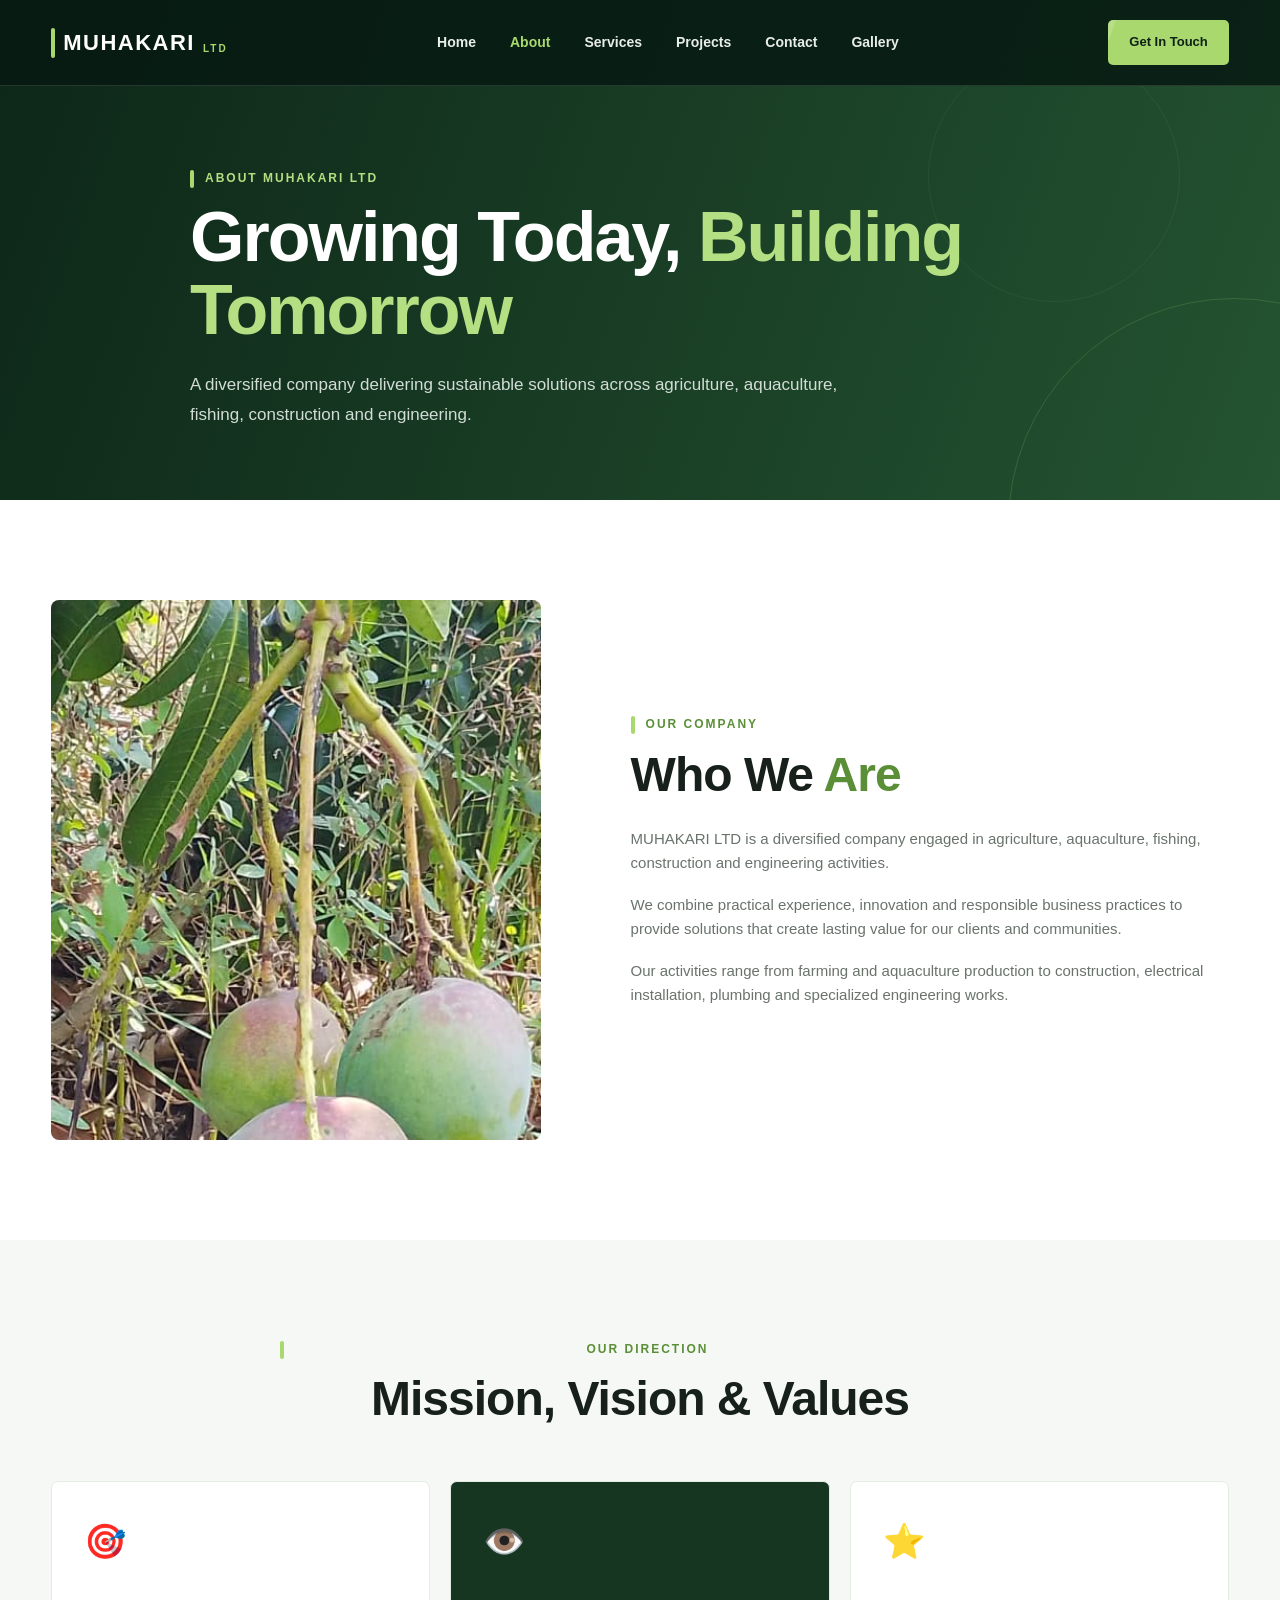
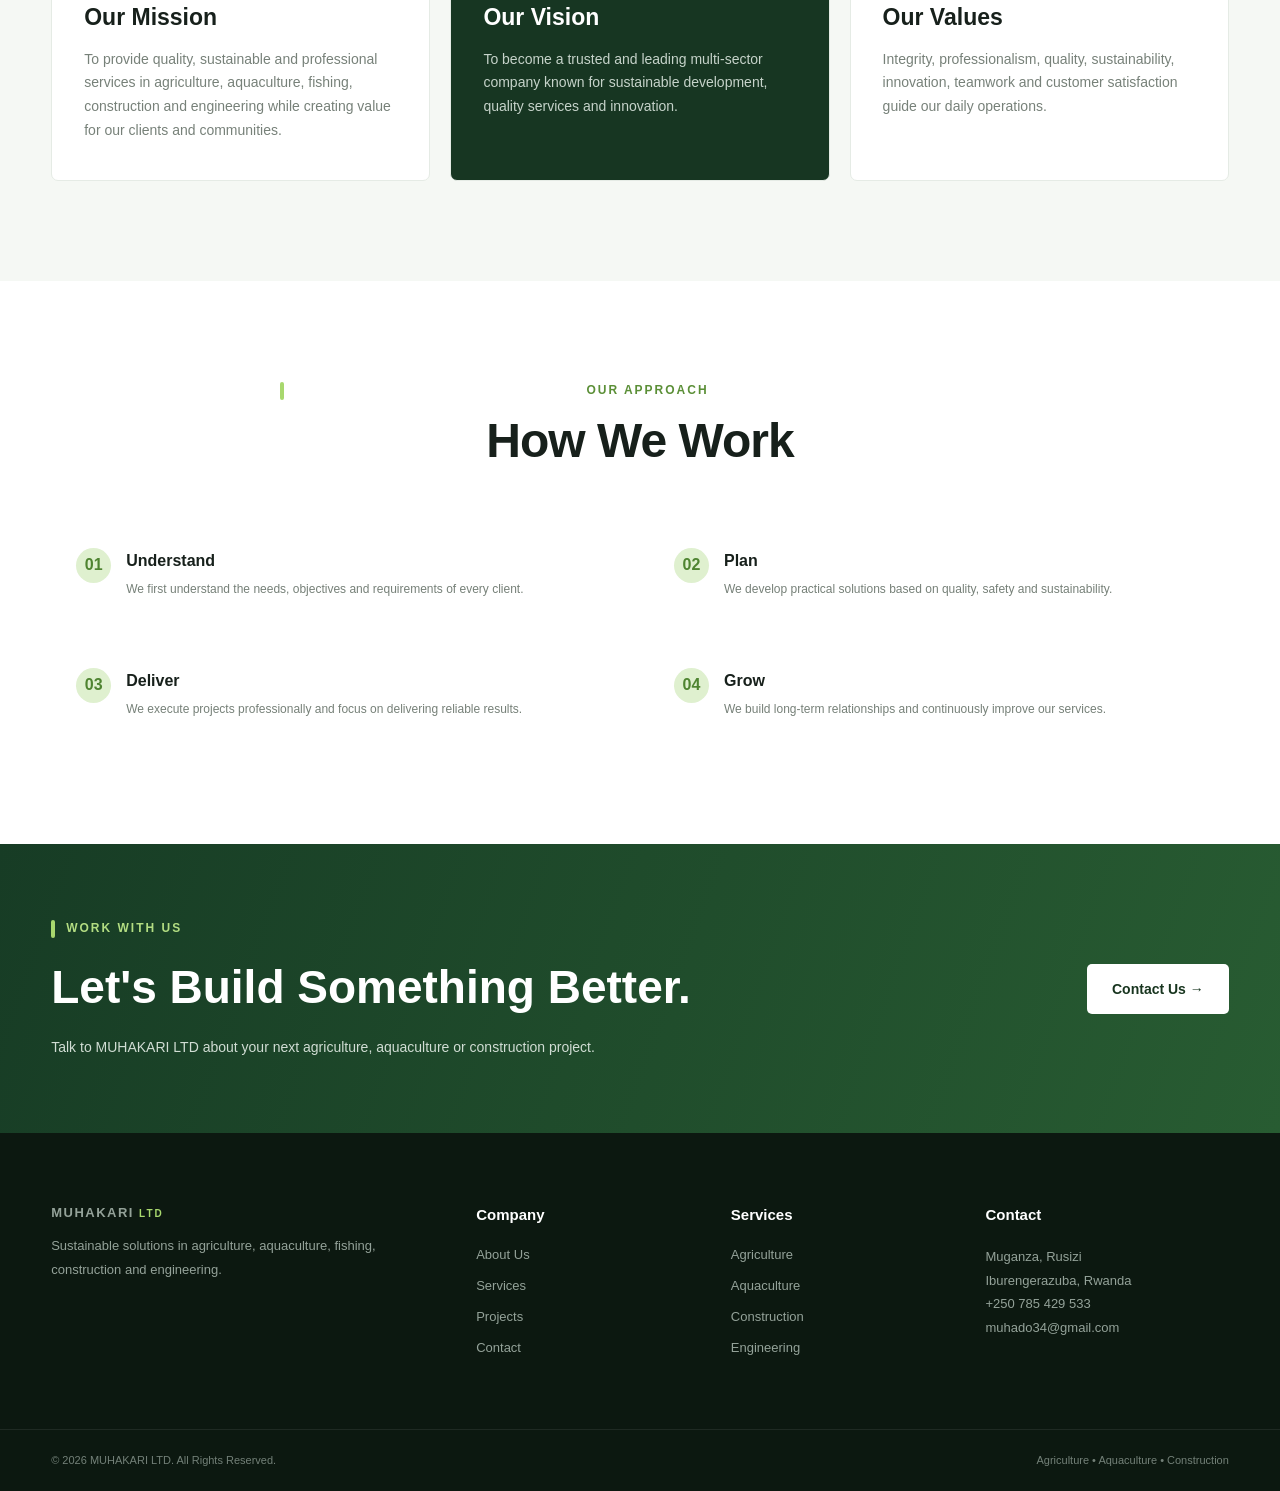
<file: about.html>
<!DOCTYPE html>
<html lang="en">
<head>
    <meta charset="UTF-8">
    <meta name="viewport" content="width=device-width, initial-scale=1.0">
    <title>About Us | MUHAKARI LTD</title>
    <link rel="stylesheet" href="css/style.css">
</head>

<body>

<header class="header">
    <div class="container nav-container">

        <a href="index.html" class="logo">
            <span class="logo-main">MUHAKARI</span>
            <span class="logo-sub">LTD</span>
        </a>

        <nav class="navbar">
            <a href="index.html">Home</a>
            <a href="about.html" class="active">About</a>
            <a href="services.html">Services</a>
            <a href="projects.html">Projects</a>
            <a href="contact.html">Contact</a>
            <a href="gallery.html">Gallery</a>
        </nav>

        <a href="contact.html" class="nav-button">
            Get In Touch
        </a>

    </div>
</header>


<main>

    <!-- PAGE HERO -->

    <section class="page-hero">

        <div class="container">

            <span class="section-label">
                ABOUT MUHAKARI LTD
            </span>

            <h1>
                Growing Today,
                <span>Building Tomorrow</span>
            </h1>

            <p>
                A diversified company delivering sustainable
                solutions across agriculture, aquaculture,
                fishing, construction and engineering.
            </p>

        </div>

    </section>


    <!-- COMPANY INTRO -->

    <section class="section">

        <div class="container intro-grid">

            <div class="intro-image">

                <div class="image-box">

                    <img
                        src="images/about.jpeg"
                        alt="About MUHAKARI LTD"
                    >

                </div>

            </div>


            <div class="intro-content">

                <span class="section-label">
                    OUR COMPANY
                </span>

                <h2>
                    Who We <span>Are</span>
                </h2>

                <p>
                    MUHAKARI LTD is a diversified company engaged
                    in agriculture, aquaculture, fishing,
                    construction and engineering activities.
                </p>

                <p>
                    We combine practical experience, innovation
                    and responsible business practices to provide
                    solutions that create lasting value for our
                    clients and communities.
                </p>

                <p>
                    Our activities range from farming and
                    aquaculture production to construction,
                    electrical installation, plumbing and
                    specialized engineering works.
                </p>

            </div>

        </div>

    </section>


    <!-- MISSION / VISION -->

    <section class="services section">

        <div class="container">

            <div class="section-heading center">

                <span class="section-label">
                    OUR DIRECTION
                </span>

                <h2>
                    Mission, Vision & Values
                </h2>

            </div>


            <div class="service-grid">

                <article class="service-card">

                    <div class="service-icon">
                        🎯
                    </div>

                    <h3>
                        Our Mission
                    </h3>

                    <p>
                        To provide quality, sustainable and
                        professional services in agriculture,
                        aquaculture, fishing, construction and
                        engineering while creating value for
                        our clients and communities.
                    </p>

                </article>


                <article class="service-card featured">

                    <div class="service-icon">
                        👁️
                    </div>

                    <h3>
                        Our Vision
                    </h3>

                    <p>
                        To become a trusted and leading
                        multi-sector company known for
                        sustainable development, quality
                        services and innovation.
                    </p>

                </article>


                <article class="service-card">

                    <div class="service-icon">
                        ⭐
                    </div>

                    <h3>
                        Our Values
                    </h3>

                    <p>
                        Integrity, professionalism, quality,
                        sustainability, innovation, teamwork
                        and customer satisfaction guide our
                        daily operations.
                    </p>

                </article>

            </div>

        </div>

    </section>


    <!-- OUR APPROACH -->

    <section class="section">

        <div class="container">

            <div class="section-heading center">

                <span class="section-label">
                    OUR APPROACH
                </span>

                <h2>
                    How We Work
                </h2>

            </div>


            <div class="why-items">

                <div class="why-item">

                    <span class="why-icon">01</span>

                    <div>

                        <h3>
                            Understand
                        </h3>

                        <p>
                            We first understand the needs,
                            objectives and requirements of
                            every client.
                        </p>

                    </div>

                </div>


                <div class="why-item">

                    <span class="why-icon">02</span>

                    <div>

                        <h3>
                            Plan
                        </h3>

                        <p>
                            We develop practical solutions
                            based on quality, safety and
                            sustainability.
                        </p>

                    </div>

                </div>


                <div class="why-item">

                    <span class="why-icon">03</span>

                    <div>

                        <h3>
                            Deliver
                        </h3>

                        <p>
                            We execute projects professionally
                            and focus on delivering reliable
                            results.
                        </p>

                    </div>

                </div>


                <div class="why-item">

                    <span class="why-icon">04</span>

                    <div>

                        <h3>
                            Grow
                        </h3>

                        <p>
                            We build long-term relationships
                            and continuously improve our
                            services.
                        </p>

                    </div>

                </div>

            </div>

        </div>

    </section>


    <!-- CTA -->

    <section class="cta">

        <div class="container cta-container">

            <div>

                <span class="section-label">
                    WORK WITH US
                </span>

                <h2>
                    Let's Build Something Better.
                </h2>

                <p>
                    Talk to MUHAKARI LTD about your next
                    agriculture, aquaculture or construction
                    project.
                </p>

            </div>

            <a href="contact.html" class="btn btn-light">
                Contact Us →
            </a>

        </div>

    </section>

</main>


<footer class="footer">

    <div class="container footer-grid">

        <div>

            <a href="index.html" class="footer-logo">
                MUHAKARI <span>LTD</span>
            </a>

            <p>
                Sustainable solutions in agriculture,
                aquaculture, fishing, construction and
                engineering.
            </p>

        </div>

        <div>

            <h3>Company</h3>

            <a href="about.html">About Us</a>
            <a href="services.html">Services</a>
            <a href="projects.html">Projects</a>
            <a href="contact.html">Contact</a>

        </div>

        <div>

            <h3>Services</h3>

            <a href="services.html">Agriculture</a>
            <a href="services.html">Aquaculture</a>
            <a href="services.html">Construction</a>
            <a href="services.html">Engineering</a>

        </div>

    
<div>

    <h3>
        Contact
    </h3>

    <p>
        Muganza, Rusizi
    </p>

    <p>
        Iburengerazuba, Rwanda
    </p>

    <p>
        +250 785 429 533
    </p>

    <p>
        muhado34@gmail.com
    </p>

</div>


    </div>

    <div class="footer-bottom">

        <p>
            © 2026 MUHAKARI LTD. All Rights Reserved.
        </p>

        <p>
            Agriculture • Aquaculture • Construction
        </p>

    </div>

</footer>

</body>
</html>
</file>
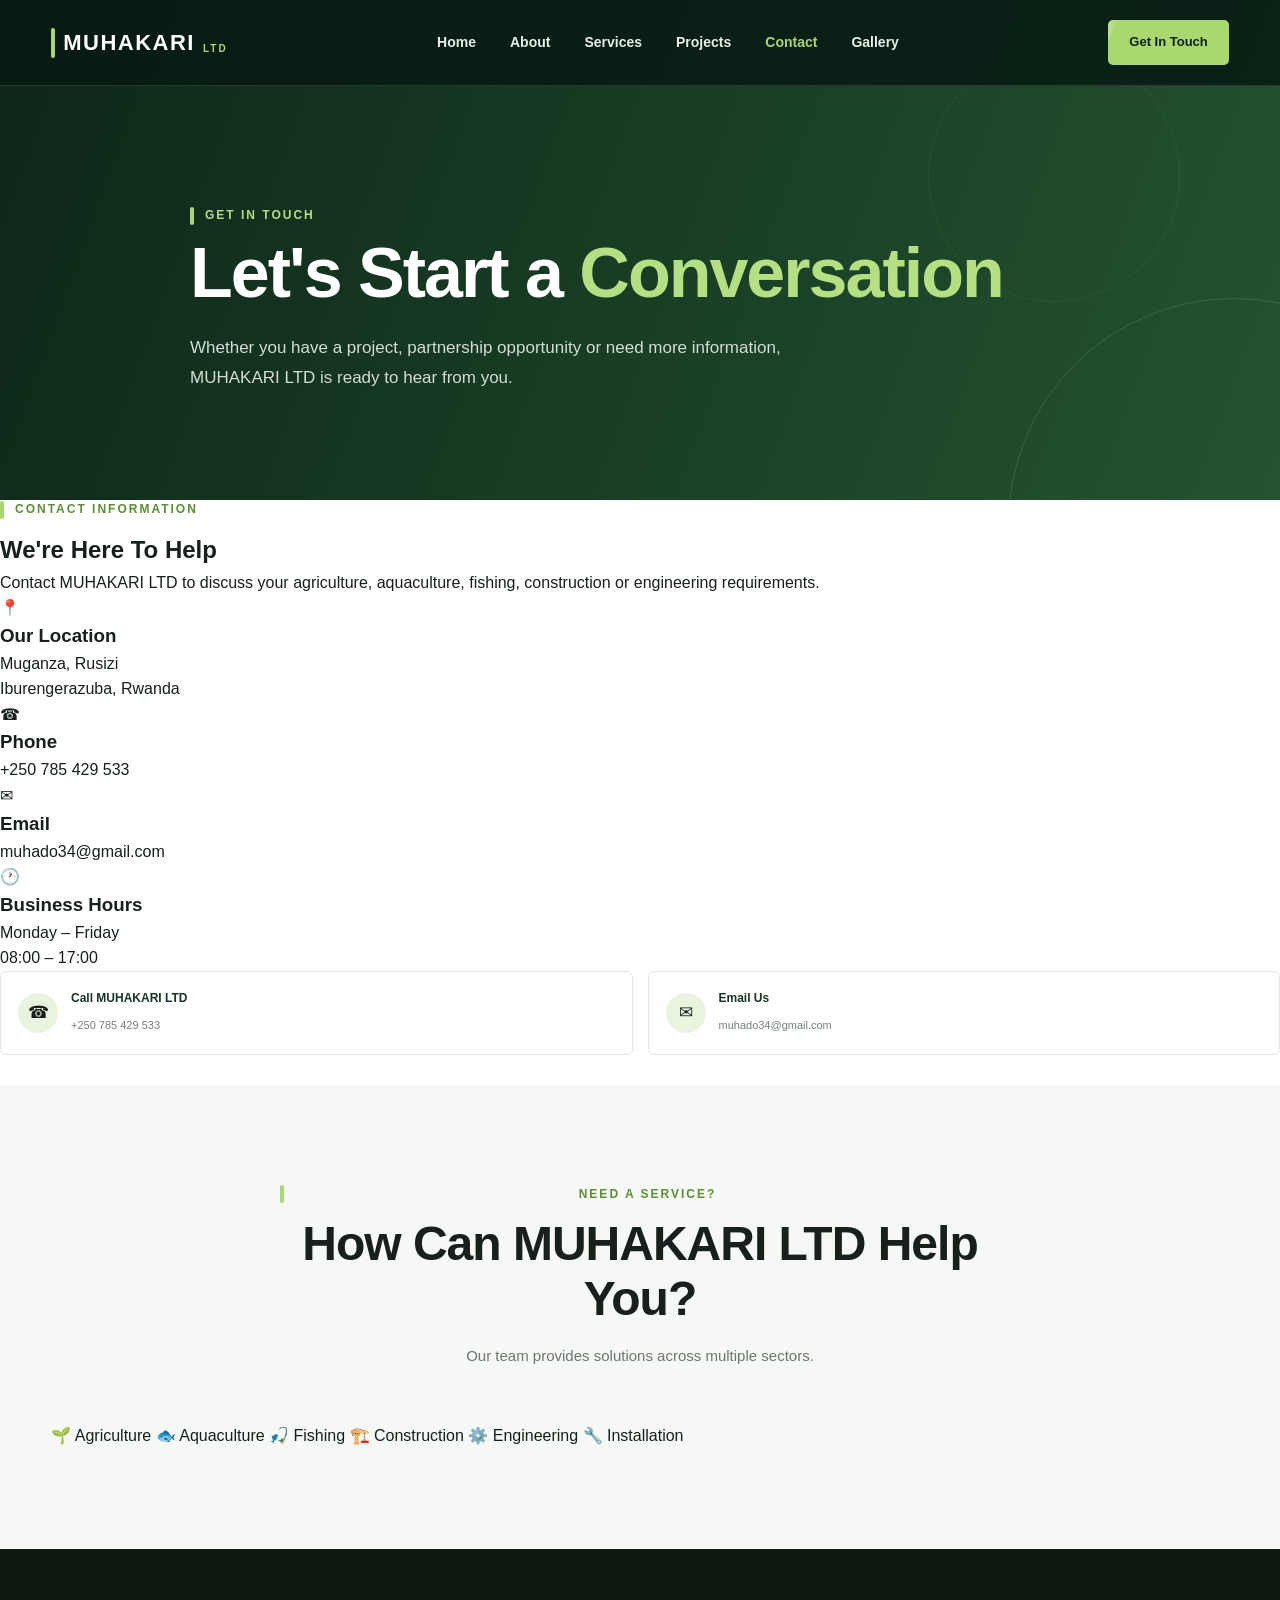
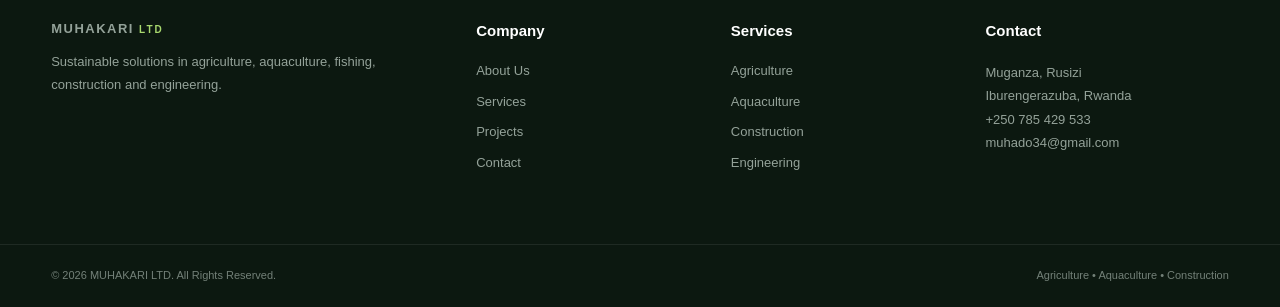
<file: contact.html>
<!DOCTYPE html>
<html lang="en">
<head>

    <meta charset="UTF-8">

    <meta
        name="viewport"
        content="width=device-width, initial-scale=1.0"
    >

    <title>Contact Us | MUHAKARI LTD</title>

    <meta
        name="description"
        content="Contact MUHAKARI LTD for agriculture, aquaculture, fishing, construction and engineering services."
    >

    <link
        rel="stylesheet"
        href="css/style.css"
    >

</head>


<body>


<!-- =========================
     HEADER
========================== -->

<header class="header">

    <div class="container nav-container">

        <a
            href="index.html"
            class="logo"
        >

            <span class="logo-main">
                MUHAKARI
            </span>

            <span class="logo-sub">
                LTD
            </span>

        </a>


        <nav class="navbar">

            <a href="index.html">
                Home
            </a>

            <a href="about.html">
                About
            </a>

            <a href="services.html">
                Services
            </a>

            <a href="projects.html">
                Projects
            </a>

            <a
                href="contact.html"
                class="active"
            >
                Contact
            </a>
<a href="gallery.html">Gallery</a>
        </nav>


        <a
            href="contact.html"
            class="nav-button"
        >
            Get In Touch
        </a>

    </div>

</header>


<main>


<!-- =========================
     PAGE HERO
========================== -->

<section class="page-hero">

    <div class="container">

        <span class="section-label">
            GET IN TOUCH
        </span>

        <h1>
            Let's Start a
            <span>Conversation</span>
        </h1>

        <p>
            Whether you have a project, partnership
            opportunity or need more information,
            MUHAKARI LTD is ready to hear from you.
        </p>

    </div>

</section>


<!-- =========================
     CONTACT SECTION
========================== -->


        <!-- CONTACT FORM -->

        
<div class="contact-info">

    <span class="section-label">
        CONTACT INFORMATION
    </span>

    <h2>
        We're Here
        <span>To Help</span>
    </h2>

    <p>
        Contact MUHAKARI LTD to discuss your agriculture,
        aquaculture, fishing, construction or engineering
        requirements.
    </p>


    <!-- LOCATION -->

    <div class="contact-item">

        <div class="contact-icon">
            📍
        </div>

        <div>

            <h3>
                Our Location
            </h3>

            <p>
                Muganza, Rusizi
            </p>

            <p>
                Iburengerazuba, Rwanda
            </p>

        </div>

    </div>


    <!-- PHONE -->

    <div class="contact-item">

        <div class="contact-icon">
            ☎
        </div>

        <div>

            <h3>
                Phone
            </h3>

            <p>
                +250 785 429 533
            </p>

        </div>

    </div>


    <!-- EMAIL -->

    <div class="contact-item">

        <div class="contact-icon">
            ✉
        </div>

        <div>

            <h3>
                Email
            </h3>

            <p>
                muhado34@gmail.com
            </p>

        </div>

    </div>


    <!-- BUSINESS HOURS -->

    <div class="contact-item">

        <div class="contact-icon">
            🕐
        </div>

        <div>

            <h3>
                Business Hours
            </h3>

            <p>
                Monday – Friday
            </p>

            <p>
                08:00 – 17:00
            </p>

        </div>

    </div>

</div>

<div class="contact-quick-actions">

    <a
        href="tel:+250785429533"
        class="quick-action"
    >
        <span>☎</span>

        <div>
            <strong>
                Call MUHAKARI LTD
            </strong>

            <small>
                +250 785 429 533
            </small>
        </div>

    </a>


    <a
        href="mailto:muhado34@gmail.com"
        class="quick-action"
    >
        <span>✉</span>

        <div>
            <strong>
                Email Us
            </strong>

            <small>
                muhado34@gmail.com
            </small>
        </div>

    </a>

</div>


<!-- =========================
     SERVICE CTA
========================== -->

<section class="services section">

    <div class="container">

        <div class="section-heading center">

            <span class="section-label">
                NEED A SERVICE?
            </span>

            <h2>
                How Can MUHAKARI LTD Help You?
            </h2>

            <p>
                Our team provides solutions across
                multiple sectors.
            </p>

        </div>


        <div class="contact-services">

            <a href="services.html">
                🌱 Agriculture
            </a>

            <a href="services.html">
                🐟 Aquaculture
            </a>

            <a href="services.html">
                🎣 Fishing
            </a>

            <a href="services.html">
                🏗️ Construction
            </a>

            <a href="services.html">
                ⚙️ Engineering
            </a>

            <a href="services.html">
                🔧 Installation
            </a>

        </div>

    </div>

</section>


</main>


<!-- =========================
     FOOTER
========================== -->

<footer class="footer">

    <div class="container footer-grid">


        <div>

            <a
                href="index.html"
                class="footer-logo"
            >
                MUHAKARI
                <span>LTD</span>
            </a>

            <p>
                Sustainable solutions in agriculture,
                aquaculture, fishing, construction
                and engineering.
            </p>

        </div>


        <div>

            <h3>
                Company
            </h3>

            <a href="about.html">
                About Us
            </a>

            <a href="services.html">
                Services
            </a>

            <a href="projects.html">
                Projects
            </a>

            <a href="contact.html">
                Contact
            </a>

        </div>


        <div>

            <h3>
                Services
            </h3>

            <a href="services.html">
                Agriculture
            </a>

            <a href="services.html">
                Aquaculture
            </a>

            <a href="services.html">
                Construction
            </a>

            <a href="services.html">
                Engineering
            </a>

        </div>


<div>

    <h3>
        Contact
    </h3>

    <p>
        Muganza, Rusizi
    </p>

    <p>
        Iburengerazuba, Rwanda
    </p>

    <p>
        +250 785 429 533
    </p>

    <p>
        muhado34@gmail.com
    </p>

</div>


    </div>


    <div class="footer-bottom">

        <p>
            © 2026 MUHAKARI LTD.
            All Rights Reserved.
        </p>

        <p>
            Agriculture • Aquaculture • Construction
        </p>

    </div>

</footer>


</body>
</html>
</file>
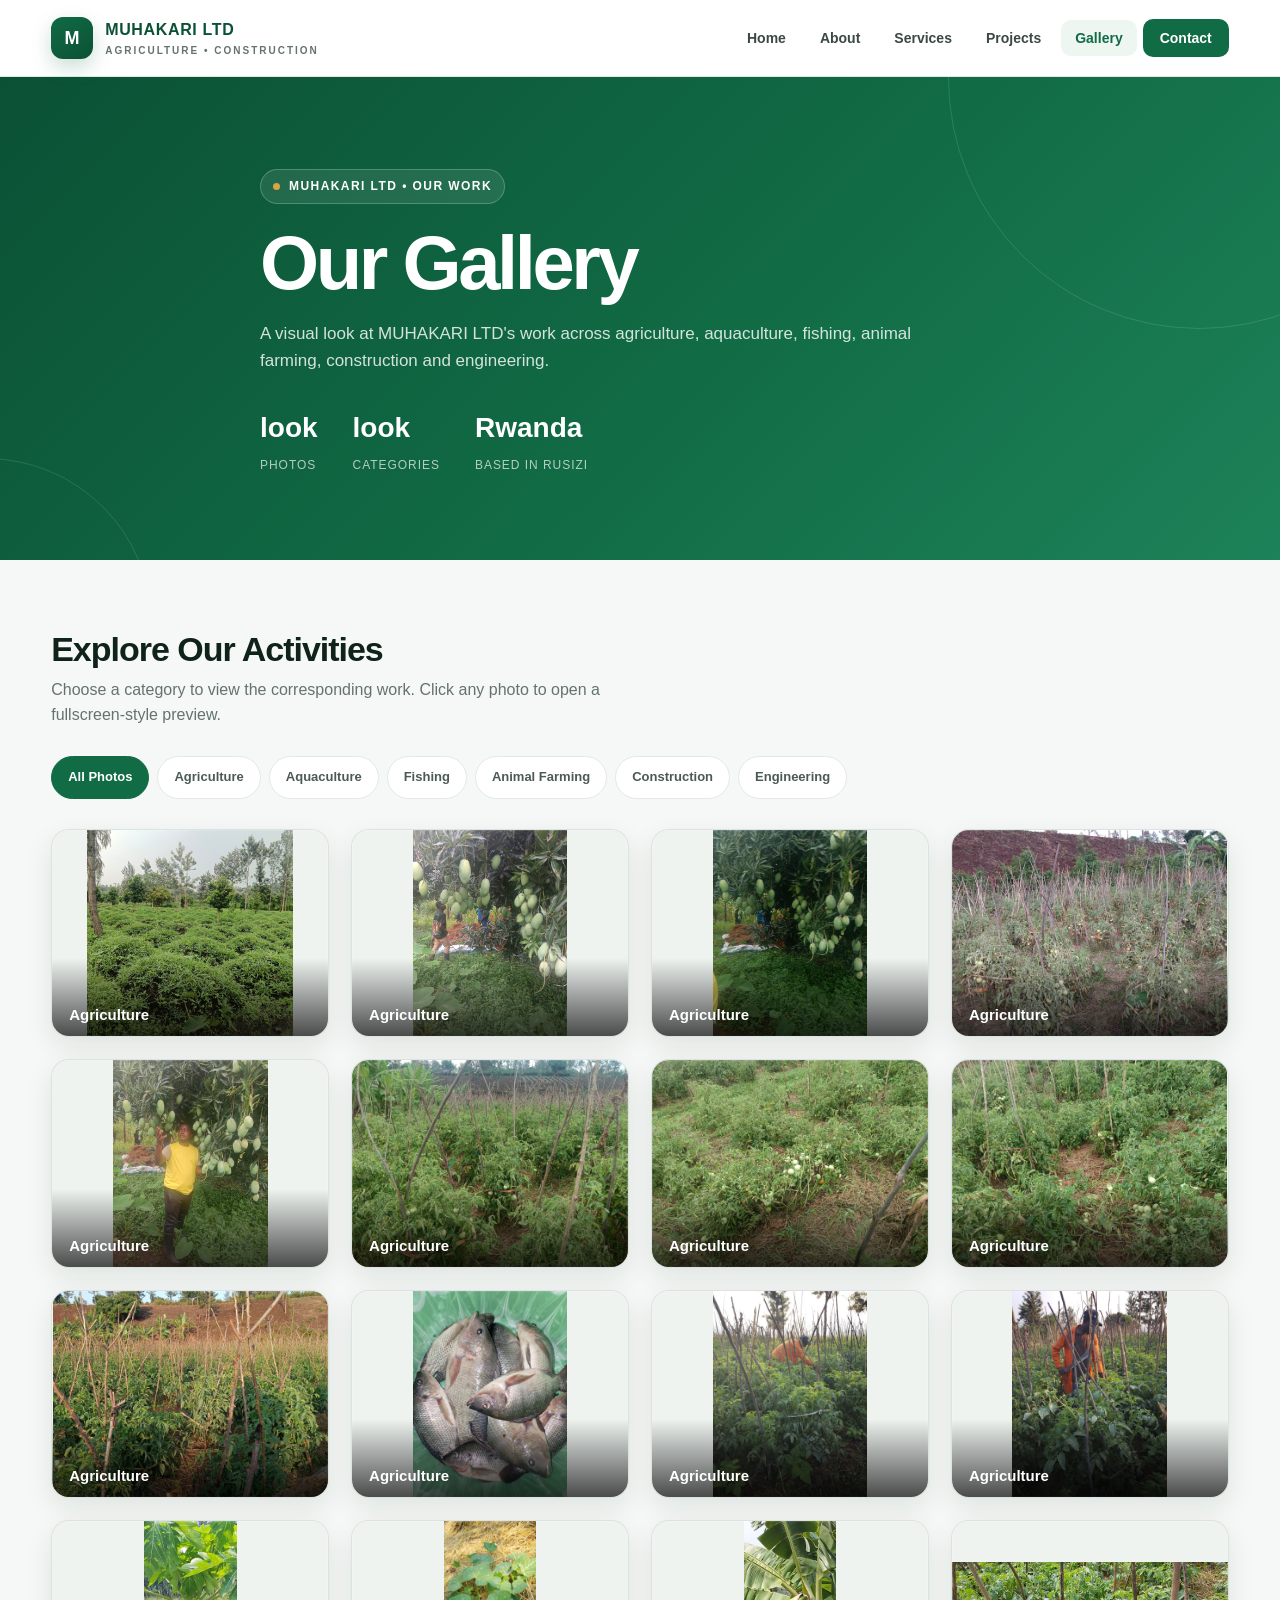
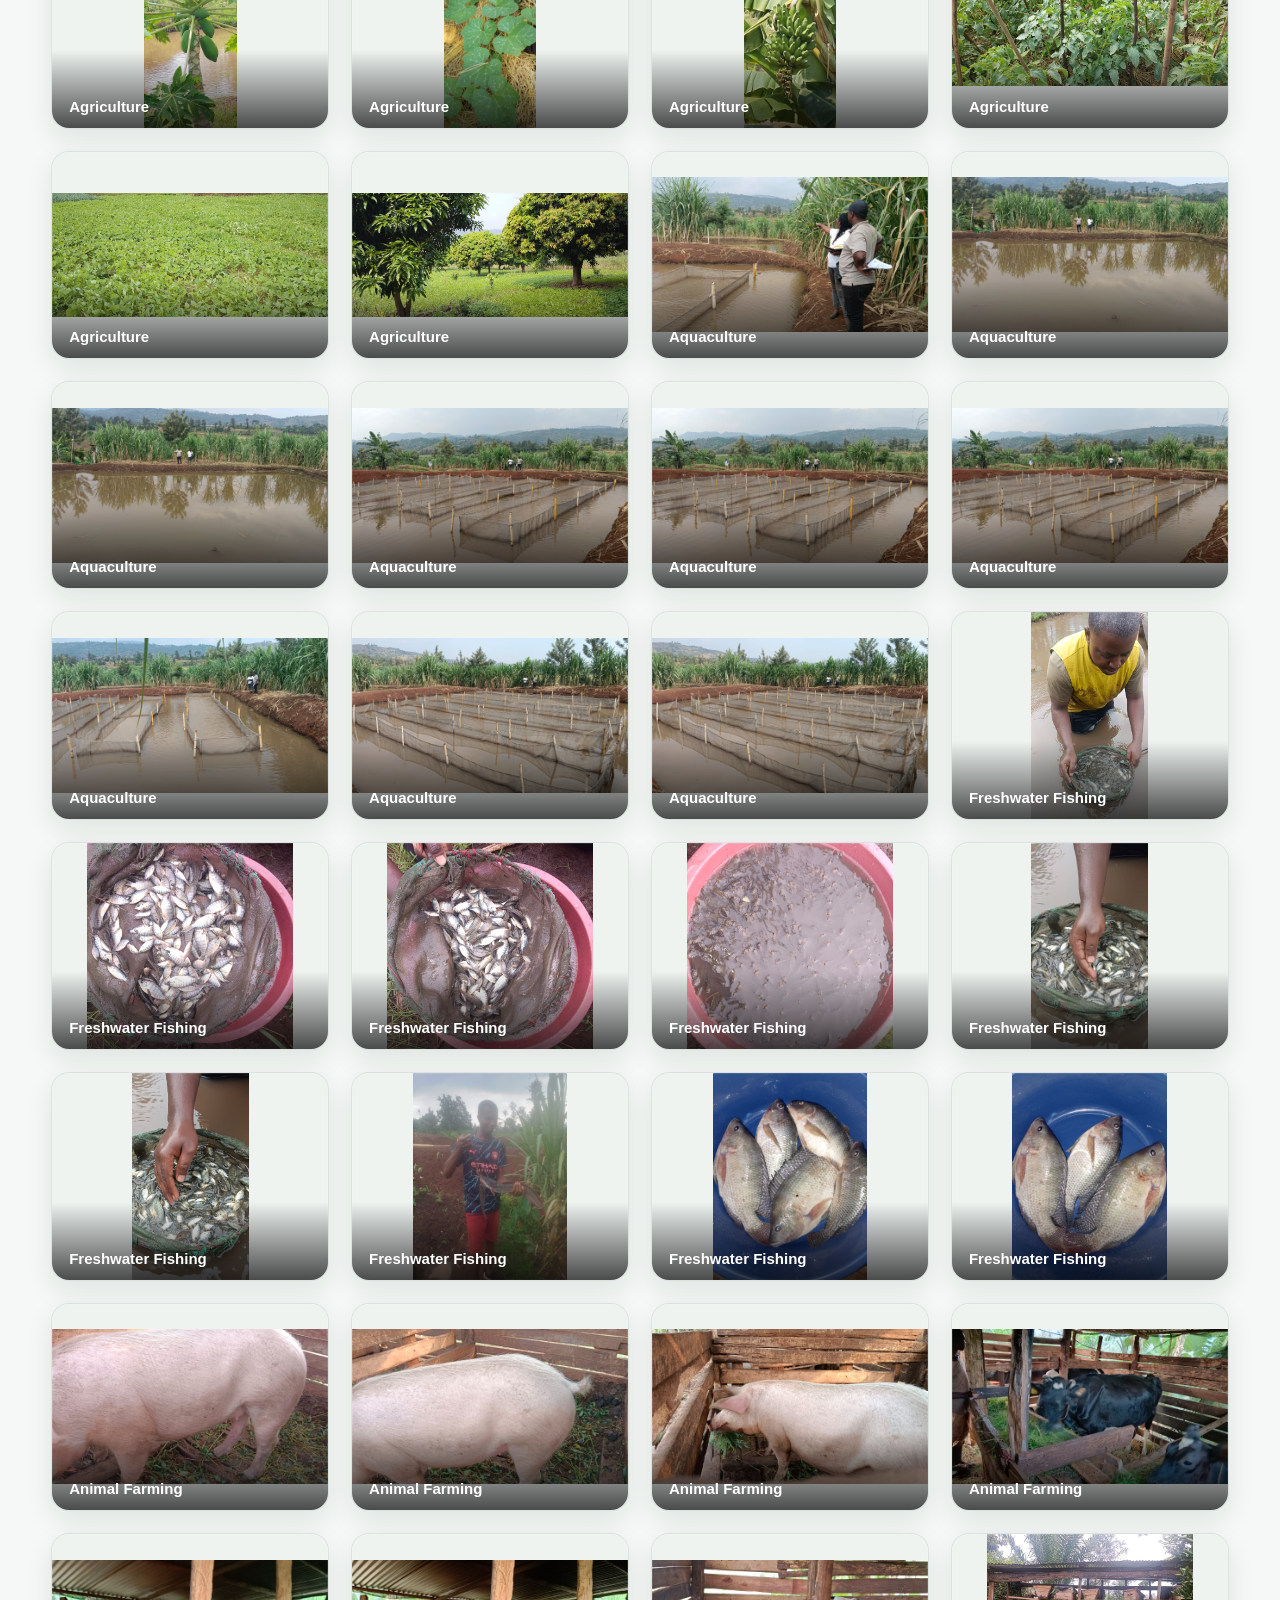
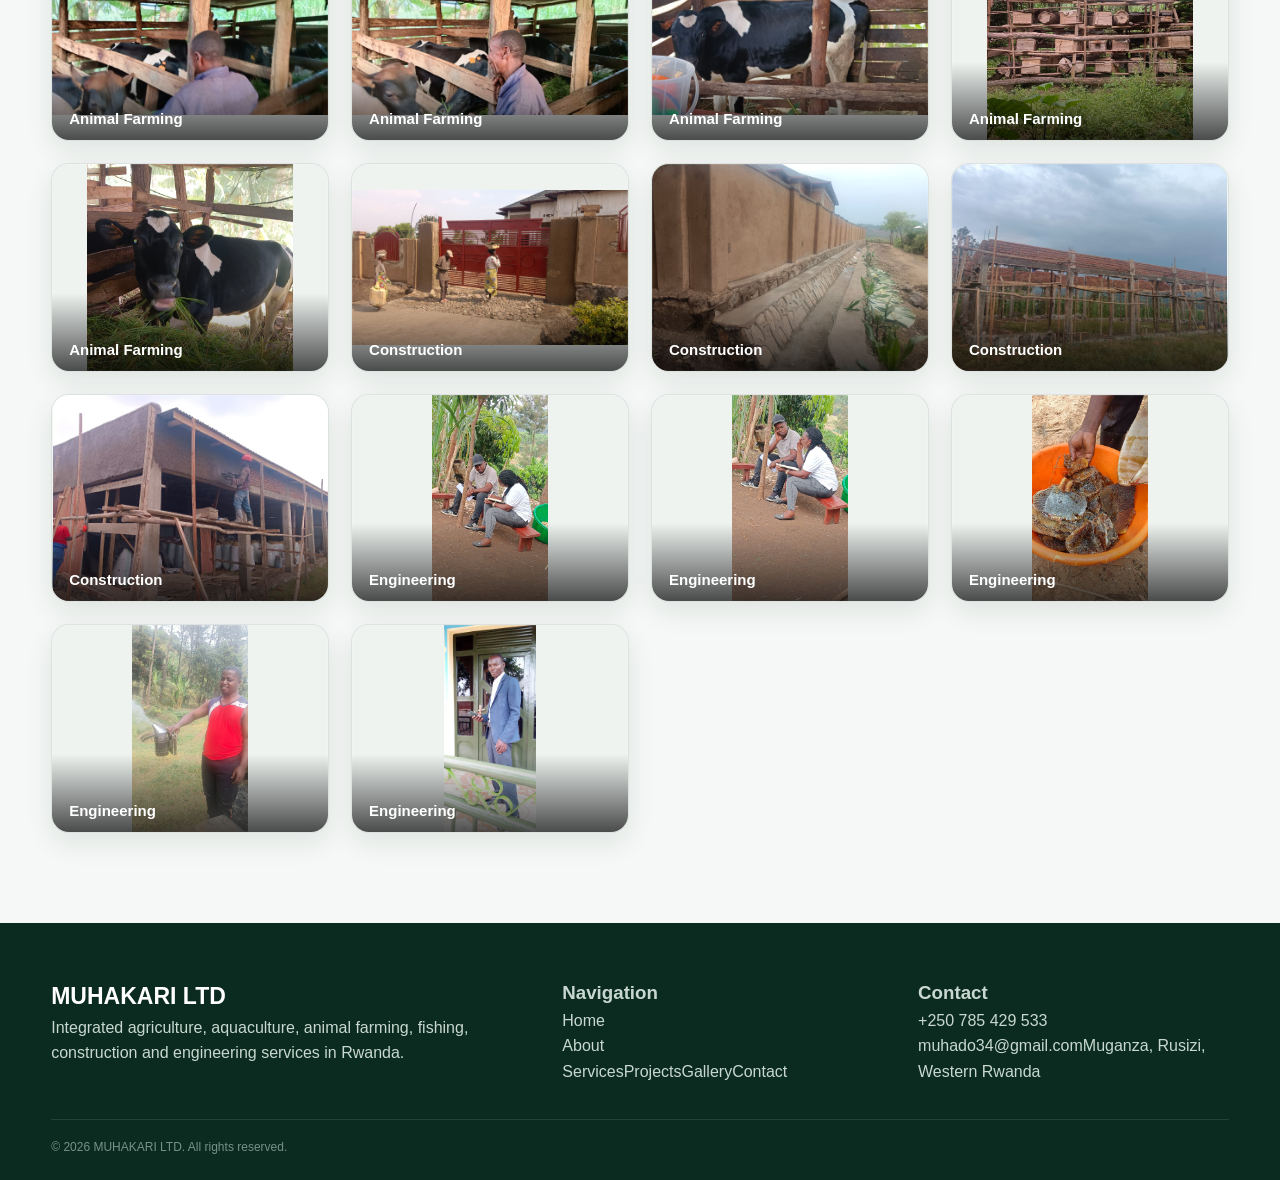
<file: gallery.html>
<!DOCTYPE html>
<html lang="en">
<head>
  <meta charset="UTF-8">
  <meta name="viewport" content="width=device-width, initial-scale=1.0">
  <title>Gallery | MUHAKARI LTD</title>
  <meta name="description" content="Explore MUHAKARI LTD activities in agriculture, aquaculture, fishing, animal farming, construction and engineering.">
  <style>
    :root{--green:#116b45;--green2:#0b5135;--gold:#d9a441;--ink:#10231a;--muted:#65736d;--bg:#f5f8f6;--white:#fff;--line:#e2e9e5;--shadow:0 18px 55px rgba(16,35,26,.12)}
    *{box-sizing:border-box;margin:0;padding:0}
    html{scroll-behavior:smooth}
    body{font-family:Inter,Segoe UI,Arial,sans-serif;color:var(--ink);background:var(--bg);line-height:1.6}
    a{text-decoration:none;color:inherit}
    img{display:block;max-width:100%}
    .container{width:min(1180px,92%);margin:auto}

    /* NAVIGATION */
    .nav{position:sticky;top:0;z-index:1000;background:rgba(255,255,255,.96);backdrop-filter:blur(12px);border-bottom:1px solid var(--line)}
    .nav-inner{height:76px;display:flex;align-items:center;justify-content:space-between;gap:30px}
    .brand{display:flex;align-items:center;gap:12px;font-weight:900;letter-spacing:.04em;color:var(--green2)}
    .brand-mark{width:42px;height:42px;border-radius:12px;background:linear-gradient(145deg,var(--green),var(--green2));display:grid;place-items:center;color:#fff;font-size:18px;box-shadow:0 8px 20px rgba(17,107,69,.22)}
    .brand small{display:block;font-size:10px;letter-spacing:.2em;color:var(--muted);font-weight:700}
    .nav-links{display:flex;align-items:center;gap:6px;list-style:none}
    .nav-links a{padding:10px 14px;border-radius:10px;font-size:14px;font-weight:700;color:#3c4943;transition:.25s}
    .nav-links a:hover,.nav-links a.active{background:#edf6f1;color:var(--green)}
    .nav-cta{background:var(--green)!important;color:#fff!important;padding:11px 17px!important}
    .nav-cta:hover{background:var(--green2)!important}
    #menu{display:none}
    .menu-btn{display:none;font-size:27px;cursor:pointer}

    /* HERO */
    .hero{position:relative;overflow:hidden;background:linear-gradient(135deg,#0b5135,#116b45 55%,#1d8259);color:#fff;padding:92px 0 84px}
    .hero:before,.hero:after{content:"";position:absolute;border:1px solid rgba(255,255,255,.12);border-radius:50%}
    .hero:before{width:500px;height:500px;right:-170px;top:-250px}.hero:after{width:330px;height:330px;left:-180px;bottom:-230px}
    .hero-content{position:relative;z-index:1;max-width:760px}
    .eyebrow{display:inline-flex;gap:9px;align-items:center;padding:7px 12px;border:1px solid rgba(255,255,255,.22);background:rgba(255,255,255,.09);border-radius:999px;font-size:12px;font-weight:800;letter-spacing:.12em;text-transform:uppercase}
    .eyebrow span{width:7px;height:7px;border-radius:50%;background:var(--gold)}
    h1{font-size:clamp(42px,7vw,76px);line-height:1.02;margin:20px 0 18px;letter-spacing:-.045em}
    .hero p{max-width:670px;color:rgba(255,255,255,.82);font-size:17px}
    .hero-stats{display:flex;gap:35px;margin-top:32px;flex-wrap:wrap}.stat strong{font-size:28px;display:block}.stat span{font-size:12px;color:rgba(255,255,255,.68);text-transform:uppercase;letter-spacing:.08em}

    /* FILTERS */
    .gallery-section{padding:62px 0 90px}
    .section-head{display:flex;justify-content:space-between;align-items:end;gap:20px;margin-bottom:28px}.section-head h2{font-size:34px;letter-spacing:-.03em}.section-head p{color:var(--muted);max-width:550px}
    .filters{display:flex;gap:8px;flex-wrap:wrap;margin-bottom:30px}
    .filter{display:inline-block;padding:10px 16px;border:1px solid var(--line);background:#fff;border-radius:999px;font-size:13px;font-weight:800;color:#4b5b54;cursor:pointer;transition:.25s}
    .filter:hover{border-color:#9bc9b2;color:var(--green)}
    /* CSS-only category filtering */
    .gallery-wrap input{display:none}
    .grid{display:grid;grid-template-columns:repeat(4,minmax(0,1fr));gap:22px;align-items:stretch}
    .card{position:relative;overflow:hidden;border-radius:18px;background:#eef3f0;box-shadow:0 10px 28px rgba(16,35,26,.09);border:1px solid rgba(16,35,26,.08);min-height:0;aspect-ratio:4/3}
    .card > a:not(.zoom){display:block;width:100%;height:100%;background:#eef3f0}
    .card img{width:100%;height:100%;object-fit:contain;object-position:center;transition:transform .55s ease,filter .35s ease}
    .card:hover img{transform:scale(1.035);filter:brightness(.78)}
    .overlay{position:absolute;inset:auto 0 0;padding:45px 17px 17px;background:linear-gradient(transparent,rgba(0,0,0,.76));color:#fff;transform:translateY(8px);transition:.3s}
    .card:hover .overlay{transform:translateY(0)}
    .overlay b{display:block;font-size:15px}.overlay span{font-size:11px;opacity:.78;text-transform:uppercase;letter-spacing:.09em}
    .zoom{position:absolute;right:14px;top:14px;width:38px;height:38px;border-radius:50%;display:grid;place-items:center;background:rgba(255,255,255,.9);color:var(--green2);font-weight:900;opacity:0;transform:translateY(-5px);transition:.25s}
    .card:hover .zoom{opacity:1;transform:none}

    /* filtering states */
    #all:checked ~ .filters label[for="all"],#agri:checked ~ .filters label[for="agri"],#aqua:checked ~ .filters label[for="aqua"],#fish:checked ~ .filters label[for="fish"],#animal:checked ~ .filters label[for="animal"],#construction:checked ~ .filters label[for="construction"],#engineering:checked ~ .filters label[for="engineering"]{background:var(--green);color:#fff;border-color:var(--green)}
    #agri:checked ~ .grid .card:not(.agri),#aqua:checked ~ .grid .card:not(.aqua),#fish:checked ~ .grid .card:not(.fish),#animal:checked ~ .grid .card:not(.animal),#construction:checked ~ .grid .card:not(.construction),#engineering:checked ~ .grid .card:not(.engineering){display:none}

    /* LIGHTBOX, CSS ONLY */
    .lightbox{position:fixed;inset:0;background:rgba(4,13,9,.93);z-index:3000;display:none;align-items:center;justify-content:center;padding:30px}
    .lightbox:target{display:flex}
    .lightbox img{max-width:min(94vw,1100px);max-height:84vh;width:auto;height:auto;object-fit:contain;border-radius:12px;box-shadow:0 25px 80px rgba(0,0,0,.45)}
    .close{position:absolute;right:25px;top:18px;width:48px;height:48px;border-radius:50%;background:#fff;color:#173c2c;display:grid;place-items:center;font-size:30px;line-height:1;font-weight:300}
    .lightbox-title{position:absolute;left:28px;bottom:22px;color:#fff;font-size:14px;font-weight:800;letter-spacing:.04em}

    /* FOOTER */
    footer{background:#0b2b20;color:#c8d8d0;padding:55px 0 22px}.footer-grid{display:grid;grid-template-columns:1.5fr 1fr 1fr;gap:45px}.footer-brand{color:#fff;font-size:23px;font-weight:900}.footer p{font-size:13px;color:#91aaa0;max-width:420px;margin-top:12px}.footer h3{font-size:13px;color:#fff;text-transform:uppercase;letter-spacing:.1em;margin-bottom:13px}.footer a{display:block;font-size:13px;color:#a9bbb4;margin:8px 0}.footer a:hover{color:#fff}.copyright{border-top:1px solid rgba(255,255,255,.1);margin-top:35px;padding-top:18px;font-size:12px;color:#789188}

    @media(max-width:900px){.nav-links{display:none}.menu-btn{display:block}.nav-links{position:absolute;left:4%;right:4%;top:84px;background:#fff;border:1px solid var(--line);border-radius:16px;padding:10px;box-shadow:var(--shadow);flex-direction:column;align-items:stretch}.nav-links a{display:block}.nav:has(#menu:checked) .nav-links{display:flex}.grid{grid-template-columns:repeat(3,1fr)}.footer-grid{grid-template-columns:1fr 1fr}}
    @media(max-width:650px){.nav-inner{height:68px}.hero{padding:68px 0}.hero p{font-size:15px}.hero-stats{gap:20px}.gallery-section{padding:45px 0 65px}.section-head{display:block}.section-head h2{font-size:28px;margin-bottom:7px}.grid{grid-template-columns:repeat(2,minmax(0,1fr));gap:14px}.card{border-radius:14px;aspect-ratio:4/3}.card img{height:100%}.overlay{padding:38px 10px 10px}.overlay b{font-size:12px}.zoom{width:32px;height:32px;right:8px;top:8px}.footer-grid{grid-template-columns:1fr;gap:25px}}
    @media(max-width:420px){.grid{grid-template-columns:1fr}.card{aspect-ratio:4/3}.card img{height:100%}.filters{gap:6px}.filter{padding:8px 12px;font-size:12px}}
  </style>
<style>
    /* Gallery image quality: show the complete original photo */
    .card img, .lightbox img { image-rendering:auto; }
    .card > a:not(.zoom) { position:relative; }
    .card > a:not(.zoom)::after {
      content:"";
      position:absolute;
      inset:0;
      pointer-events:none;
      border-radius:inherit;
      box-shadow:inset 0 0 0 1px rgba(255,255,255,.12);
    }
</style>
</head>
<body>
  <nav class="nav">
    <div class="container nav-inner">
      <a class="brand" href="index.html"><span class="brand-mark">M</span><span>MUHAKARI LTD<small>AGRICULTURE • CONSTRUCTION</small></span></a>
      <input type="checkbox" id="menu">
      <label class="menu-btn" for="menu" aria-label="Open menu">☰</label>
      <ul class="nav-links">
        <li><a href="index.html">Home</a></li><li><a href="about.html">About</a></li><li><a href="services.html">Services</a></li><li><a href="projects.html">Projects</a></li><li><a class="active" href="gallery.html">Gallery</a></li><li><a class="nav-cta" href="contact.html">Contact</a></li>
      </ul>
    </div>
  </nav>

  <header class="hero">
    <div class="container hero-content">
      <span class="eyebrow"><span></span> MUHAKARI LTD • Our Work</span>
      <h1>Our Gallery</h1>
      <p>A visual look at MUHAKARI LTD's work across agriculture, aquaculture, fishing, animal farming, construction and engineering.</p>
      <div class="hero-stats"><div class="stat"><strong>look</strong><span>Photos</span></div><div class="stat"><strong>look</strong><span>Categories</span></div><div class="stat"><strong>Rwanda</strong><span>Based in Rusizi</span></div></div>
    </div>
  </header>

  <main class="gallery-section">
    <div class="container gallery-wrap">
      <div class="section-head"><div><h2>Explore Our Activities</h2><p>Choose a category to view the corresponding work. Click any photo to open a fullscreen-style preview.</p></div></div>

      <input type="radio" name="category" id="all" checked>
      <input type="radio" name="category" id="agri">
      <input type="radio" name="category" id="aqua">
      <input type="radio" name="category" id="fish">
      <input type="radio" name="category" id="animal">
      <input type="radio" name="category" id="construction">
      <input type="radio" name="category" id="engineering">
      <div class="filters">
        <label class="filter" for="all">All Photos</label><label class="filter" for="agri">Agriculture</label><label class="filter" for="aqua">Aquaculture </label><label class="filter" for="fish">Fishing </label><label class="filter" for="animal">Animal Farming </label><label class="filter" for="construction">Construction </label><label class="filter" for="engineering">Engineering </label>
      </div>

      <div class="grid">
        <article class="card agri">
          <a class="zoom" href="#agri-1" aria-label="View Agriculture photo 1">+</a>
          <a href="#agri-1"><img src="gallery/agriculture/1.jpeg" alt="MUHAKARI LTD Agriculture photo 1" loading="lazy"></a>
          <div class="overlay"><b>Agriculture</b></div>
        </article>
        <div class="lightbox" id="agri-1"><a class="close" href="#" aria-label="Close">×</a><img src="gallery/agriculture/1.jpeg" alt="MUHAKARI LTD Agriculture photo 1"><div class="lightbox-title">Agriculture · MUHAKARI LTD</div></div>
        <article class="card agri">
          <a class="zoom" href="#agri-2" aria-label="View Agriculture photo 2">+</a>
          <a href="#agri-2"><img src="gallery/agriculture/2.jpeg" alt="MUHAKARI LTD Agriculture photo 2" loading="lazy"></a>
          <div class="overlay"><b>Agriculture</b></div>
        </article>
        <div class="lightbox" id="agri-2"><a class="close" href="#" aria-label="Close">×</a><img src="gallery/agriculture/2.jpeg" alt="MUHAKARI LTD Agriculture photo 2"><div class="lightbox-title">Agriculture · MUHAKARI LTD</div></div>
        <article class="card agri">
          <a class="zoom" href="#agri-3" aria-label="View Agriculture photo 3">+</a>
          <a href="#agri-3"><img src="gallery/agriculture/3.jpeg" alt="MUHAKARI LTD Agriculture photo 3" loading="lazy"></a>
          <div class="overlay"><b>Agriculture</b></div>
        </article>
        <div class="lightbox" id="agri-3"><a class="close" href="#" aria-label="Close">×</a><img src="gallery/agriculture/3.jpeg" alt="MUHAKARI LTD Agriculture photo 3"><div class="lightbox-title">Agriculture · MUHAKARI LTD</div></div>
        <article class="card agri">
          <a class="zoom" href="#agri-4" aria-label="View Agriculture photo 4">+</a>
          <a href="#agri-4"><img src="gallery/agriculture/4.jpeg" alt="MUHAKARI LTD Agriculture photo 4" loading="lazy"></a>
          <div class="overlay"><b>Agriculture</b></div>
        </article>
        <div class="lightbox" id="agri-4"><a class="close" href="#" aria-label="Close">×</a><img src="gallery/agriculture/4.jpeg" alt="MUHAKARI LTD Agriculture photo 4"><div class="lightbox-title">Agriculture · MUHAKARI LTD</div></div>
        <article class="card agri">
          <a class="zoom" href="#agri-5" aria-label="View Agriculture photo 5">+</a>
          <a href="#agri-5"><img src="gallery/agriculture/5.jpeg" alt="MUHAKARI LTD Agriculture photo 5" loading="lazy"></a>
          <div class="overlay"><b>Agriculture</b></div>
        </article>
        <div class="lightbox" id="agri-5"><a class="close" href="#" aria-label="Close">×</a><img src="gallery/agriculture/5.jpeg" alt="MUHAKARI LTD Agriculture photo 5"><div class="lightbox-title">Agriculture · MUHAKARI LTD</div></div>
        <article class="card agri">
          <a class="zoom" href="#agri-6" aria-label="View Agriculture photo 6">+</a>
          <a href="#agri-6"><img src="gallery/agriculture/6.jpeg" alt="MUHAKARI LTD Agriculture photo 6" loading="lazy"></a>
          <div class="overlay"><b>Agriculture</b></div>
        </article>
        <div class="lightbox" id="agri-6"><a class="close" href="#" aria-label="Close">×</a><img src="gallery/agriculture/6.jpeg" alt="MUHAKARI LTD Agriculture photo 6"><div class="lightbox-title">Agriculture · MUHAKARI LTD</div></div>
        <article class="card agri">
          <a class="zoom" href="#agri-7" aria-label="View Agriculture photo 7">+</a>
          <a href="#agri-7"><img src="gallery/agriculture/7.jpeg" alt="MUHAKARI LTD Agriculture photo 7" loading="lazy"></a>
          <div class="overlay"><b>Agriculture</b></div>
        </article>
        <div class="lightbox" id="agri-7"><a class="close" href="#" aria-label="Close">×</a><img src="gallery/agriculture/7.jpeg" alt="MUHAKARI LTD Agriculture photo 7"><div class="lightbox-title">Agriculture · MUHAKARI LTD</div></div>
        <article class="card agri">
          <a class="zoom" href="#agri-8" aria-label="View Agriculture photo 8">+</a>
          <a href="#agri-8"><img src="gallery/agriculture/8.jpeg" alt="MUHAKARI LTD Agriculture photo 8" loading="lazy"></a>
          <div class="overlay"><b>Agriculture</b></div>
        </article>
        <div class="lightbox" id="agri-8"><a class="close" href="#" aria-label="Close">×</a><img src="gallery/agriculture/8.jpeg" alt="MUHAKARI LTD Agriculture photo 8"><div class="lightbox-title">Agriculture · MUHAKARI LTD</div></div>
        <article class="card agri">
          <a class="zoom" href="#agri-9" aria-label="View Agriculture photo 9">+</a>
          <a href="#agri-9"><img src="gallery/agriculture/9.jpeg" alt="MUHAKARI LTD Agriculture photo 9" loading="lazy"></a>
          <div class="overlay"><b>Agriculture</b></div>
        </article>
        <div class="lightbox" id="agri-9"><a class="close" href="#" aria-label="Close">×</a><img src="gallery/agriculture/9.jpeg" alt="MUHAKARI LTD Agriculture photo 9"><div class="lightbox-title">Agriculture · MUHAKARI LTD</div></div>
        <article class="card agri">
          <a class="zoom" href="#agri-10" aria-label="View Agriculture photo 10">+</a>
          <a href="#agri-10"><img src="gallery/agriculture/10.jpeg" alt="MUHAKARI LTD Agriculture photo 10" loading="lazy"></a>
          <div class="overlay"><b>Agriculture</b></div>
        </article>
        <div class="lightbox" id="agri-10"><a class="close" href="#" aria-label="Close">×</a><img src="gallery/agriculture/10.jpeg" alt="MUHAKARI LTD Agriculture photo 10"><div class="lightbox-title">Agriculture · MUHAKARI LTD</div></div>
        <article class="card agri">
          <a class="zoom" href="#agri-11" aria-label="View Agriculture photo 11">+</a>
          <a href="#agri-11"><img src="gallery/agriculture/13.jpeg" alt="MUHAKARI LTD Agriculture photo 11" loading="lazy"></a>
          <div class="overlay"><b>Agriculture</b></div>
        </article>
        <div class="lightbox" id="agri-11"><a class="close" href="#" aria-label="Close">×</a><img src="gallery/agriculture/13.jpeg" alt="MUHAKARI LTD Agriculture photo 11"><div class="lightbox-title">Agriculture · MUHAKARI LTD</div></div>
        <article class="card agri">
          <a class="zoom" href="#agri-12" aria-label="View Agriculture photo 12">+</a>
          <a href="#agri-12"><img src="gallery/agriculture/14.jpeg" alt="MUHAKARI LTD Agriculture photo 12" loading="lazy"></a>
          <div class="overlay"><b>Agriculture</b></div>
        </article>
        <div class="lightbox" id="agri-12"><a class="close" href="#" aria-label="Close">×</a><img src="gallery/agriculture/14.jpeg" alt="MUHAKARI LTD Agriculture photo 12"><div class="lightbox-title">Agriculture · MUHAKARI LTD</div></div>
        <article class="card agri">
          <a class="zoom" href="#agri-13" aria-label="View Agriculture photo 13">+</a>
          <a href="#agri-13"><img src="gallery/agriculture/15.jpeg" alt="MUHAKARI LTD Agriculture photo 13" loading="lazy"></a>
          <div class="overlay"><b>Agriculture</b></div>
        </article>
        <div class="lightbox" id="agri-13"><a class="close" href="#" aria-label="Close">×</a><img src="gallery/agriculture/15.jpeg" alt="MUHAKARI LTD Agriculture photo 13"><div class="lightbox-title">Agriculture · MUHAKARI LTD</div></div>
        <article class="card agri">
          <a class="zoom" href="#agri-14" aria-label="View Agriculture photo 14">+</a>
          <a href="#agri-14"><img src="gallery/agriculture/16.jpeg" alt="MUHAKARI LTD Agriculture photo 14" loading="lazy"></a>
          <div class="overlay"><b>Agriculture</b></div>
        </article>
        <div class="lightbox" id="agri-14"><a class="close" href="#" aria-label="Close">×</a><img src="gallery/agriculture/16.jpeg" alt="MUHAKARI LTD Agriculture photo 14"><div class="lightbox-title">Agriculture · MUHAKARI LTD</div></div>
        <article class="card agri">
          <a class="zoom" href="#agri-15" aria-label="View Agriculture photo 15">+</a>
          <a href="#agri-15"><img src="gallery/agriculture/17.jpeg" alt="MUHAKARI LTD Agriculture photo 15" loading="lazy"></a>
          <div class="overlay"><b>Agriculture</b></div>
        </article>
        <div class="lightbox" id="agri-15"><a class="close" href="#" aria-label="Close">×</a><img src="gallery/agriculture/17.jpeg" alt="MUHAKARI LTD Agriculture photo 15"><div class="lightbox-title">Agriculture · MUHAKARI LTD</div></div>
        <article class="card agri">
          <a class="zoom" href="#agri-16" aria-label="View Agriculture photo 16">+</a>
          <a href="#agri-16"><img src="gallery/agriculture/18.jpeg" alt="MUHAKARI LTD Agriculture photo 16" loading="lazy"></a>
          <div class="overlay"><b>Agriculture</b></div>
        </article>
        <div class="lightbox" id="agri-16"><a class="close" href="#" aria-label="Close">×</a><img src="gallery/agriculture/18.jpeg" alt="MUHAKARI LTD Agriculture photo 16"><div class="lightbox-title">Agriculture · MUHAKARI LTD</div></div>
        <article class="card agri">
          <a class="zoom" href="#agri-17" aria-label="View Agriculture photo 17">+</a>
          <a href="#agri-17"><img src="gallery/agriculture/19.jpeg" alt="MUHAKARI LTD Agriculture photo 17" loading="lazy"></a>
          <div class="overlay"><b>Agriculture</b></div>
        </article>
        <div class="lightbox" id="agri-17"><a class="close" href="#" aria-label="Close">×</a><img src="gallery/agriculture/19.jpeg" alt="MUHAKARI LTD Agriculture photo 17"><div class="lightbox-title">Agriculture · MUHAKARI LTD</div></div>
        <article class="card agri">
          <a class="zoom" href="#agri-18" aria-label="View Agriculture photo 18">+</a>
          <a href="#agri-18"><img src="gallery/agriculture/20.jpeg" alt="MUHAKARI LTD Agriculture photo 18" loading="lazy"></a>
          <div class="overlay"><b>Agriculture</b></div>
        </article>
        <div class="lightbox" id="agri-18"><a class="close" href="#" aria-label="Close">×</a><img src="gallery/agriculture/20.jpeg" alt="MUHAKARI LTD Agriculture photo 18"><div class="lightbox-title">Agriculture · MUHAKARI LTD</div></div>
        <article class="card aqua">
          <a class="zoom" href="#aqua-1" aria-label="View Aquaculture photo 1">+</a>
          <a href="#aqua-1"><img src="gallery/aquaculture/1.jpeg" alt="MUHAKARI LTD Aquaculture photo 1" loading="lazy"></a>
          <div class="overlay"><b>Aquaculture</b></div>
        </article>
        <div class="lightbox" id="aqua-1"><a class="close" href="#" aria-label="Close">×</a><img src="gallery/aquaculture/1.jpeg" alt="MUHAKARI LTD Aquaculture photo 1"><div class="lightbox-title">Aquaculture · MUHAKARI LTD</div></div>
        <article class="card aqua">
          <a class="zoom" href="#aqua-2" aria-label="View Aquaculture photo 2">+</a>
          <a href="#aqua-2"><img src="gallery/aquaculture/2.jpeg" alt="MUHAKARI LTD Aquaculture photo 2" loading="lazy"></a>
          <div class="overlay"><b>Aquaculture</b></div>
        </article>
        <div class="lightbox" id="aqua-2"><a class="close" href="#" aria-label="Close">×</a><img src="gallery/aquaculture/2.jpeg" alt="MUHAKARI LTD Aquaculture photo 2"><div class="lightbox-title">Aquaculture · MUHAKARI LTD</div></div>
        <article class="card aqua">
          <a class="zoom" href="#aqua-3" aria-label="View Aquaculture photo 3">+</a>
          <a href="#aqua-3"><img src="gallery/aquaculture/3.jpeg" alt="MUHAKARI LTD Aquaculture photo 3" loading="lazy"></a>
          <div class="overlay"><b>Aquaculture</b></div>
        </article>
        <div class="lightbox" id="aqua-3"><a class="close" href="#" aria-label="Close">×</a><img src="gallery/aquaculture/3.jpeg" alt="MUHAKARI LTD Aquaculture photo 3"><div class="lightbox-title">Aquaculture · MUHAKARI LTD</div></div>
        <article class="card aqua">
          <a class="zoom" href="#aqua-4" aria-label="View Aquaculture photo 4">+</a>
          <a href="#aqua-4"><img src="gallery/aquaculture/4.jpeg" alt="MUHAKARI LTD Aquaculture photo 4" loading="lazy"></a>
          <div class="overlay"><b>Aquaculture</b></div>
        </article>
        <div class="lightbox" id="aqua-4"><a class="close" href="#" aria-label="Close">×</a><img src="gallery/aquaculture/4.jpeg" alt="MUHAKARI LTD Aquaculture photo 4"><div class="lightbox-title">Aquaculture · MUHAKARI LTD</div></div>
        <article class="card aqua">
          <a class="zoom" href="#aqua-5" aria-label="View Aquaculture photo 5">+</a>
          <a href="#aqua-5"><img src="gallery/aquaculture/5.jpeg" alt="MUHAKARI LTD Aquaculture photo 5" loading="lazy"></a>
          <div class="overlay"><b>Aquaculture</b></div>
        </article>
        <div class="lightbox" id="aqua-5"><a class="close" href="#" aria-label="Close">×</a><img src="gallery/aquaculture/5.jpeg" alt="MUHAKARI LTD Aquaculture photo 5"><div class="lightbox-title">Aquaculture · MUHAKARI LTD</div></div>
        <article class="card aqua">
          <a class="zoom" href="#aqua-6" aria-label="View Aquaculture photo 6">+</a>
          <a href="#aqua-6"><img src="gallery/aquaculture/6.jpeg" alt="MUHAKARI LTD Aquaculture photo 6" loading="lazy"></a>
          <div class="overlay"><b>Aquaculture</b></div>
        </article>
        <div class="lightbox" id="aqua-6"><a class="close" href="#" aria-label="Close">×</a><img src="gallery/aquaculture/6.jpeg" alt="MUHAKARI LTD Aquaculture photo 6"><div class="lightbox-title">Aquaculture · MUHAKARI LTD</div></div>
        <article class="card aqua">
          <a class="zoom" href="#aqua-7" aria-label="View Aquaculture photo 7">+</a>
          <a href="#aqua-7"><img src="gallery/aquaculture/7.jpeg" alt="MUHAKARI LTD Aquaculture photo 7" loading="lazy"></a>
          <div class="overlay"><b>Aquaculture</b></div>
        </article>
        <div class="lightbox" id="aqua-7"><a class="close" href="#" aria-label="Close">×</a><img src="gallery/aquaculture/7.jpeg" alt="MUHAKARI LTD Aquaculture photo 7"><div class="lightbox-title">Aquaculture · MUHAKARI LTD</div></div>
        <article class="card aqua">
          <a class="zoom" href="#aqua-8" aria-label="View Aquaculture photo 8">+</a>
          <a href="#aqua-8"><img src="gallery/aquaculture/8.jpeg" alt="MUHAKARI LTD Aquaculture photo 8" loading="lazy"></a>
          <div class="overlay"><b>Aquaculture</b></div>
        </article>
        <div class="lightbox" id="aqua-8"><a class="close" href="#" aria-label="Close">×</a><img src="gallery/aquaculture/8.jpeg" alt="MUHAKARI LTD Aquaculture photo 8"><div class="lightbox-title">Aquaculture · MUHAKARI LTD</div></div>
        <article class="card aqua">
          <a class="zoom" href="#aqua-9" aria-label="View Aquaculture photo 9">+</a>
          <a href="#aqua-9"><img src="gallery/aquaculture/9.jpeg" alt="MUHAKARI LTD Aquaculture photo 9" loading="lazy"></a>
          <div class="overlay"><b>Aquaculture</b></div>
        </article>
        <div class="lightbox" id="aqua-9"><a class="close" href="#" aria-label="Close">×</a><img src="gallery/aquaculture/9.jpeg" alt="MUHAKARI LTD Aquaculture photo 9"><div class="lightbox-title">Aquaculture · MUHAKARI LTD</div></div>
        <article class="card fish">
          <a class="zoom" href="#fish-1" aria-label="View Freshwater Fishing photo 1">+</a>
          <a href="#fish-1"><img src="gallery/fishing/a.jpeg" alt="MUHAKARI LTD Freshwater Fishing photo 1" loading="lazy"></a>
          <div class="overlay"><b>Freshwater Fishing</b></div>
        </article>
        <div class="lightbox" id="fish-1"><a class="close" href="#" aria-label="Close">×</a><img src="gallery/fishing/a.jpeg" alt="MUHAKARI LTD Freshwater Fishing photo 1"><div class="lightbox-title">Freshwater Fishing · MUHAKARI LTD</div></div>
        <article class="card fish">
          <a class="zoom" href="#fish-2" aria-label="View Freshwater Fishing photo 2">+</a>
          <a href="#fish-2"><img src="gallery/fishing/b.jpeg" alt="MUHAKARI LTD Freshwater Fishing photo 2" loading="lazy"></a>
          <div class="overlay"><b>Freshwater Fishing</b></div>
        </article>
        <div class="lightbox" id="fish-2"><a class="close" href="#" aria-label="Close">×</a><img src="gallery/fishing/b.jpeg" alt="MUHAKARI LTD Freshwater Fishing photo 2"><div class="lightbox-title">Freshwater Fishing · MUHAKARI LTD</div></div>
        <article class="card fish">
          <a class="zoom" href="#fish-3" aria-label="View Freshwater Fishing photo 3">+</a>
          <a href="#fish-3"><img src="gallery/fishing/c.jpeg" alt="MUHAKARI LTD Freshwater Fishing photo 3" loading="lazy"></a>
          <div class="overlay"><b>Freshwater Fishing</b></div>
        </article>
        <div class="lightbox" id="fish-3"><a class="close" href="#" aria-label="Close">×</a><img src="gallery/fishing/c.jpeg" alt="MUHAKARI LTD Freshwater Fishing photo 3"><div class="lightbox-title">Freshwater Fishing · MUHAKARI LTD</div></div>
        <article class="card fish">
          <a class="zoom" href="#fish-4" aria-label="View Freshwater Fishing photo 4">+</a>
          <a href="#fish-4"><img src="gallery/fishing/d.jpeg" alt="MUHAKARI LTD Freshwater Fishing photo 4" loading="lazy"></a>
          <div class="overlay"><b>Freshwater Fishing</b></div>
        </article>
        <div class="lightbox" id="fish-4"><a class="close" href="#" aria-label="Close">×</a><img src="gallery/fishing/d.jpeg" alt="MUHAKARI LTD Freshwater Fishing photo 4"><div class="lightbox-title">Freshwater Fishing · MUHAKARI LTD</div></div>
        <article class="card fish">
          <a class="zoom" href="#fish-5" aria-label="View Freshwater Fishing photo 5">+</a>
          <a href="#fish-5"><img src="gallery/fishing/e.jpeg" alt="MUHAKARI LTD Freshwater Fishing photo 5" loading="lazy"></a>
          <div class="overlay"><b>Freshwater Fishing</b></div>
        </article>
        <div class="lightbox" id="fish-5"><a class="close" href="#" aria-label="Close">×</a><img src="gallery/fishing/e.jpeg" alt="MUHAKARI LTD Freshwater Fishing photo 5"><div class="lightbox-title">Freshwater Fishing · MUHAKARI LTD</div></div>
        <article class="card fish">
          <a class="zoom" href="#fish-6" aria-label="View Freshwater Fishing photo 6">+</a>
          <a href="#fish-6"><img src="gallery/fishing/f.jpeg" alt="MUHAKARI LTD Freshwater Fishing photo 6" loading="lazy"></a>
          <div class="overlay"><b>Freshwater Fishing</b></div>
        </article>
        <div class="lightbox" id="fish-6"><a class="close" href="#" aria-label="Close">×</a><img src="gallery/fishing/f.jpeg" alt="MUHAKARI LTD Freshwater Fishing photo 6"><div class="lightbox-title">Freshwater Fishing · MUHAKARI LTD</div></div>
        <article class="card fish">
          <a class="zoom" href="#fish-7" aria-label="View Freshwater Fishing photo 7">+</a>
          <a href="#fish-7"><img src="gallery/fishing/g.jpeg" alt="MUHAKARI LTD Freshwater Fishing photo 7" loading="lazy"></a>
          <div class="overlay"><b>Freshwater Fishing</b></div>
        </article>
        <div class="lightbox" id="fish-7"><a class="close" href="#" aria-label="Close">×</a><img src="gallery/fishing/g.jpeg" alt="MUHAKARI LTD Freshwater Fishing photo 7"><div class="lightbox-title">Freshwater Fishing · MUHAKARI LTD</div></div>
        <article class="card fish">
          <a class="zoom" href="#fish-8" aria-label="View Freshwater Fishing photo 8">+</a>
          <a href="#fish-8"><img src="gallery/fishing/11.jpeg" alt="MUHAKARI LTD Freshwater Fishing photo 8" loading="lazy"></a>
          <div class="overlay"><b>Freshwater Fishing</b></div>
        </article>
        <div class="lightbox" id="fish-8"><a class="close" href="#" aria-label="Close">×</a><img src="gallery/fishing/11.jpeg" alt="MUHAKARI LTD Freshwater Fishing photo 8"><div class="lightbox-title">Freshwater Fishing · MUHAKARI LTD</div></div>
        <article class="card fish">
          <a class="zoom" href="#fish-9" aria-label="View Freshwater Fishing photo 9">+</a>
          <a href="#fish-9"><img src="gallery/fishing/12.jpeg" alt="MUHAKARI LTD Freshwater Fishing photo 9" loading="lazy"></a>
          <div class="overlay"><b>Freshwater Fishing</b></div>
        </article>
        <div class="lightbox" id="fish-9"><a class="close" href="#" aria-label="Close">×</a><img src="gallery/fishing/12.jpeg" alt="MUHAKARI LTD Freshwater Fishing photo 9"><div class="lightbox-title">Freshwater Fishing · MUHAKARI LTD</div></div>
        <article class="card animal">
          <a class="zoom" href="#animal-1" aria-label="View Animal Farming photo 1">+</a>
          <a href="#animal-1"><img src="gallery/animal-farming/1.jpeg" alt="MUHAKARI LTD Animal Farming photo 1" loading="lazy"></a>
          <div class="overlay"><b>Animal Farming</b></div>
        </article>
        <div class="lightbox" id="animal-1"><a class="close" href="#" aria-label="Close">×</a><img src="gallery/animal-farming/1.jpeg" alt="MUHAKARI LTD Animal Farming photo 1"><div class="lightbox-title">Animal Farming · MUHAKARI LTD</div></div>
        <article class="card animal">
          <a class="zoom" href="#animal-2" aria-label="View Animal Farming photo 2">+</a>
          <a href="#animal-2"><img src="gallery/animal-farming/2.jpeg" alt="MUHAKARI LTD Animal Farming photo 2" loading="lazy"></a>
          <div class="overlay"><b>Animal Farming</b></div>
        </article>
        <div class="lightbox" id="animal-2"><a class="close" href="#" aria-label="Close">×</a><img src="gallery/animal-farming/2.jpeg" alt="MUHAKARI LTD Animal Farming photo 2"><div class="lightbox-title">Animal Farming · MUHAKARI LTD</div></div>
        <article class="card animal">
          <a class="zoom" href="#animal-3" aria-label="View Animal Farming photo 3">+</a>
          <a href="#animal-3"><img src="gallery/animal-farming/3.jpeg" alt="MUHAKARI LTD Animal Farming photo 3" loading="lazy"></a>
          <div class="overlay"><b>Animal Farming</b></div>
        </article>
        <div class="lightbox" id="animal-3"><a class="close" href="#" aria-label="Close">×</a><img src="gallery/animal-farming/3.jpeg" alt="MUHAKARI LTD Animal Farming photo 3"><div class="lightbox-title">Animal Farming · MUHAKARI LTD</div></div>
        <article class="card animal">
          <a class="zoom" href="#animal-4" aria-label="View Animal Farming photo 4">+</a>
          <a href="#animal-4"><img src="gallery/animal-farming/4.jpeg" alt="MUHAKARI LTD Animal Farming photo 4" loading="lazy"></a>
          <div class="overlay"><b>Animal Farming</b></div>
        </article>
        <div class="lightbox" id="animal-4"><a class="close" href="#" aria-label="Close">×</a><img src="gallery/animal-farming/4.jpeg" alt="MUHAKARI LTD Animal Farming photo 4"><div class="lightbox-title">Animal Farming · MUHAKARI LTD</div></div>
        <article class="card animal">
          <a class="zoom" href="#animal-5" aria-label="View Animal Farming photo 5">+</a>
          <a href="#animal-5"><img src="gallery/animal-farming/5.jpeg" alt="MUHAKARI LTD Animal Farming photo 5" loading="lazy"></a>
          <div class="overlay"><b>Animal Farming</b></div>
        </article>
        <div class="lightbox" id="animal-5"><a class="close" href="#" aria-label="Close">×</a><img src="gallery/animal-farming/5.jpeg" alt="MUHAKARI LTD Animal Farming photo 5"><div class="lightbox-title">Animal Farming · MUHAKARI LTD</div></div>
        <article class="card animal">
          <a class="zoom" href="#animal-6" aria-label="View Animal Farming photo 6">+</a>
          <a href="#animal-6"><img src="gallery/animal-farming/6.jpeg" alt="MUHAKARI LTD Animal Farming photo 6" loading="lazy"></a>
          <div class="overlay"><b>Animal Farming</b></div>
        </article>
        <div class="lightbox" id="animal-6"><a class="close" href="#" aria-label="Close">×</a><img src="gallery/animal-farming/6.jpeg" alt="MUHAKARI LTD Animal Farming photo 6"><div class="lightbox-title">Animal Farming · MUHAKARI LTD</div></div>
        <article class="card animal">
          <a class="zoom" href="#animal-7" aria-label="View Animal Farming photo 7">+</a>
          <a href="#animal-7"><img src="gallery/animal-farming/7.jpeg" alt="MUHAKARI LTD Animal Farming photo 7" loading="lazy"></a>
          <div class="overlay"><b>Animal Farming</b></div>
        </article>
        <div class="lightbox" id="animal-7"><a class="close" href="#" aria-label="Close">×</a><img src="gallery/animal-farming/7.jpeg" alt="MUHAKARI LTD Animal Farming photo 7"><div class="lightbox-title">Animal Farming · MUHAKARI LTD</div></div>
        <article class="card animal">
          <a class="zoom" href="#animal-8" aria-label="View Animal Farming photo 8">+</a>
          <a href="#animal-8"><img src="gallery/animal-farming/a.jpeg" alt="MUHAKARI LTD Animal Farming photo 8" loading="lazy"></a>
          <div class="overlay"><b>Animal Farming</b></div>
        </article>
        <div class="lightbox" id="animal-8"><a class="close" href="#" aria-label="Close">×</a><img src="gallery/animal-farming/a.jpeg" alt="MUHAKARI LTD Animal Farming photo 8"><div class="lightbox-title">Animal Farming · MUHAKARI LTD</div></div>
        <article class="card animal">
          <a class="zoom" href="#animal-9" aria-label="View Animal Farming photo 9">+</a>
          <a href="#animal-9"><img src="gallery/animal-farming/g.jpeg" alt="MUHAKARI LTD Animal Farming photo 9" loading="lazy"></a>
          <div class="overlay"><b>Animal Farming</b></div>
        </article>
        <div class="lightbox" id="animal-9"><a class="close" href="#" aria-label="Close">×</a><img src="gallery/animal-farming/g.jpeg" alt="MUHAKARI LTD Animal Farming photo 9"><div class="lightbox-title">Animal Farming · MUHAKARI LTD</div></div>
        <article class="card construction">
          <a class="zoom" href="#construction-1" aria-label="View Construction photo 1">+</a>
          <a href="#construction-1"><img src="gallery/construction/i.jpeg" alt="MUHAKARI LTD Construction photo 1" loading="lazy"></a>
          <div class="overlay"><b>Construction</b></div>
        </article>
        <div class="lightbox" id="construction-1"><a class="close" href="#" aria-label="Close">×</a><img src="gallery/construction/i.jpeg" alt="MUHAKARI LTD Construction photo 1"><div class="lightbox-title">Construction · MUHAKARI LTD</div></div>
        <article class="card construction">
          <a class="zoom" href="#construction-2" aria-label="View Construction photo 2">+</a>
          <a href="#construction-2"><img src="gallery/construction/u.jpeg" alt="MUHAKARI LTD Construction photo 2" loading="lazy"></a>
          <div class="overlay"><b>Construction</b></div>
        </article>
        <div class="lightbox" id="construction-2"><a class="close" href="#" aria-label="Close">×</a><img src="gallery/construction/u.jpeg" alt="MUHAKARI LTD Construction photo 2"><div class="lightbox-title">Construction · MUHAKARI LTD</div></div>
        <article class="card construction">
          <a class="zoom" href="#construction-3" aria-label="View Construction photo 3">+</a>
          <a href="#construction-3"><img src="gallery/construction/x.jpeg" alt="MUHAKARI LTD Construction photo 3" loading="lazy"></a>
          <div class="overlay"><b>Construction</b></div>
        </article>
        <div class="lightbox" id="construction-3"><a class="close" href="#" aria-label="Close">×</a><img src="gallery/construction/x.jpeg" alt="MUHAKARI LTD Construction photo 3"><div class="lightbox-title">Construction · MUHAKARI LTD</div></div>
        <article class="card construction">
          <a class="zoom" href="#construction-4" aria-label="View Construction photo 4">+</a>
          <a href="#construction-4"><img src="gallery/construction/z.jpeg" alt="MUHAKARI LTD Construction photo 4" loading="lazy"></a>
          <div class="overlay"><b>Construction</b></div>
        </article>
        <div class="lightbox" id="construction-4"><a class="close" href="#" aria-label="Close">×</a><img src="gallery/construction/z.jpeg" alt="MUHAKARI LTD Construction photo 4"><div class="lightbox-title">Construction · MUHAKARI LTD</div></div>
        <article class="card engineering">
          <a class="zoom" href="#engineering-1" aria-label="View Engineering photo 1">+</a>
          <a href="#engineering-1"><img src="gallery/engineering/1.jpeg" alt="MUHAKARI LTD Engineering photo 1" loading="lazy"></a>
          <div class="overlay"><b>Engineering</b></div>
        </article>
        <div class="lightbox" id="engineering-1"><a class="close" href="#" aria-label="Close">×</a><img src="gallery/engineering/1.jpeg" alt="MUHAKARI LTD Engineering photo 1"><div class="lightbox-title">Engineering · MUHAKARI LTD</div></div>
        <article class="card engineering">
          <a class="zoom" href="#engineering-2" aria-label="View Engineering photo 2">+</a>
          <a href="#engineering-2"><img src="gallery/engineering/2.jpeg" alt="MUHAKARI LTD Engineering photo 2" loading="lazy"></a>
          <div class="overlay"><b>Engineering</b></div>
        </article>
        <div class="lightbox" id="engineering-2"><a class="close" href="#" aria-label="Close">×</a><img src="gallery/engineering/2.jpeg" alt="MUHAKARI LTD Engineering photo 2"><div class="lightbox-title">Engineering · MUHAKARI LTD</div></div>
        <article class="card engineering">
          <a class="zoom" href="#engineering-3" aria-label="View Engineering photo 3">+</a>
          <a href="#engineering-3"><img src="gallery/engineering/3.jpeg" alt="MUHAKARI LTD Engineering photo 3" loading="lazy"></a>
          <div class="overlay"><b>Engineering</b></div>
        </article>
        <div class="lightbox" id="engineering-3"><a class="close" href="#" aria-label="Close">×</a><img src="gallery/engineering/3.jpeg" alt="MUHAKARI LTD Engineering photo 3"><div class="lightbox-title">Engineering · MUHAKARI LTD</div></div>
        <article class="card engineering">
          <a class="zoom" href="#engineering-4" aria-label="View Engineering photo 4">+</a>
          <a href="#engineering-4"><img src="gallery/engineering/4.jpeg" alt="MUHAKARI LTD Engineering photo 4" loading="lazy"></a>
          <div class="overlay"><b>Engineering</b></div>
        </article>
        <div class="lightbox" id="engineering-4"><a class="close" href="#" aria-label="Close">×</a><img src="gallery/engineering/4.jpeg" alt="MUHAKARI LTD Engineering photo 4"><div class="lightbox-title">Engineering · MUHAKARI LTD</div></div>
        <article class="card engineering">
          <a class="zoom" href="#engineering-5" aria-label="View Engineering photo 5">+</a>
          <a href="#engineering-5"><img src="gallery/engineering/5.jpeg" alt="MUHAKARI LTD Engineering photo 5" loading="lazy"></a>
          <div class="overlay"><b>Engineering</b></div>
        </article>
        <div class="lightbox" id="engineering-5"><a class="close" href="#" aria-label="Close">×</a><img src="gallery/engineering/5.jpeg" alt="MUHAKARI LTD Engineering photo 5"><div class="lightbox-title">Engineering · MUHAKARI LTD</div></div>
      </div>
    </div>
  </main>

  <footer>
    <div class="container">
      <div class="footer-grid">
        <div><div class="footer-brand">MUHAKARI LTD</div><p>Integrated agriculture, aquaculture, animal farming, fishing, construction and engineering services in Rwanda.</p></div>
        <div><h3>Navigation</h3><a href="index.html">Home</a><br><a href="about.html">About</a><br><a href="services.html">Services</a><a href="projects.html">Projects</a><a href="gallery.html">Gallery</a><a href="contact.html">Contact</a></div>
        <div><h3>Contact</h3><a href="tel:+250785429533">+250 785 429 533</a><br><a href="mailto:muhado34@gmail.com">muhado34@gmail.com</a><a href="contact.html">Muganza, Rusizi, Western Rwanda</a></div>
      </div>
      <div class="copyright">© 2026 MUHAKARI LTD. All rights reserved.</div>
    </div>
  </footer>
</body>
</html>
</file>
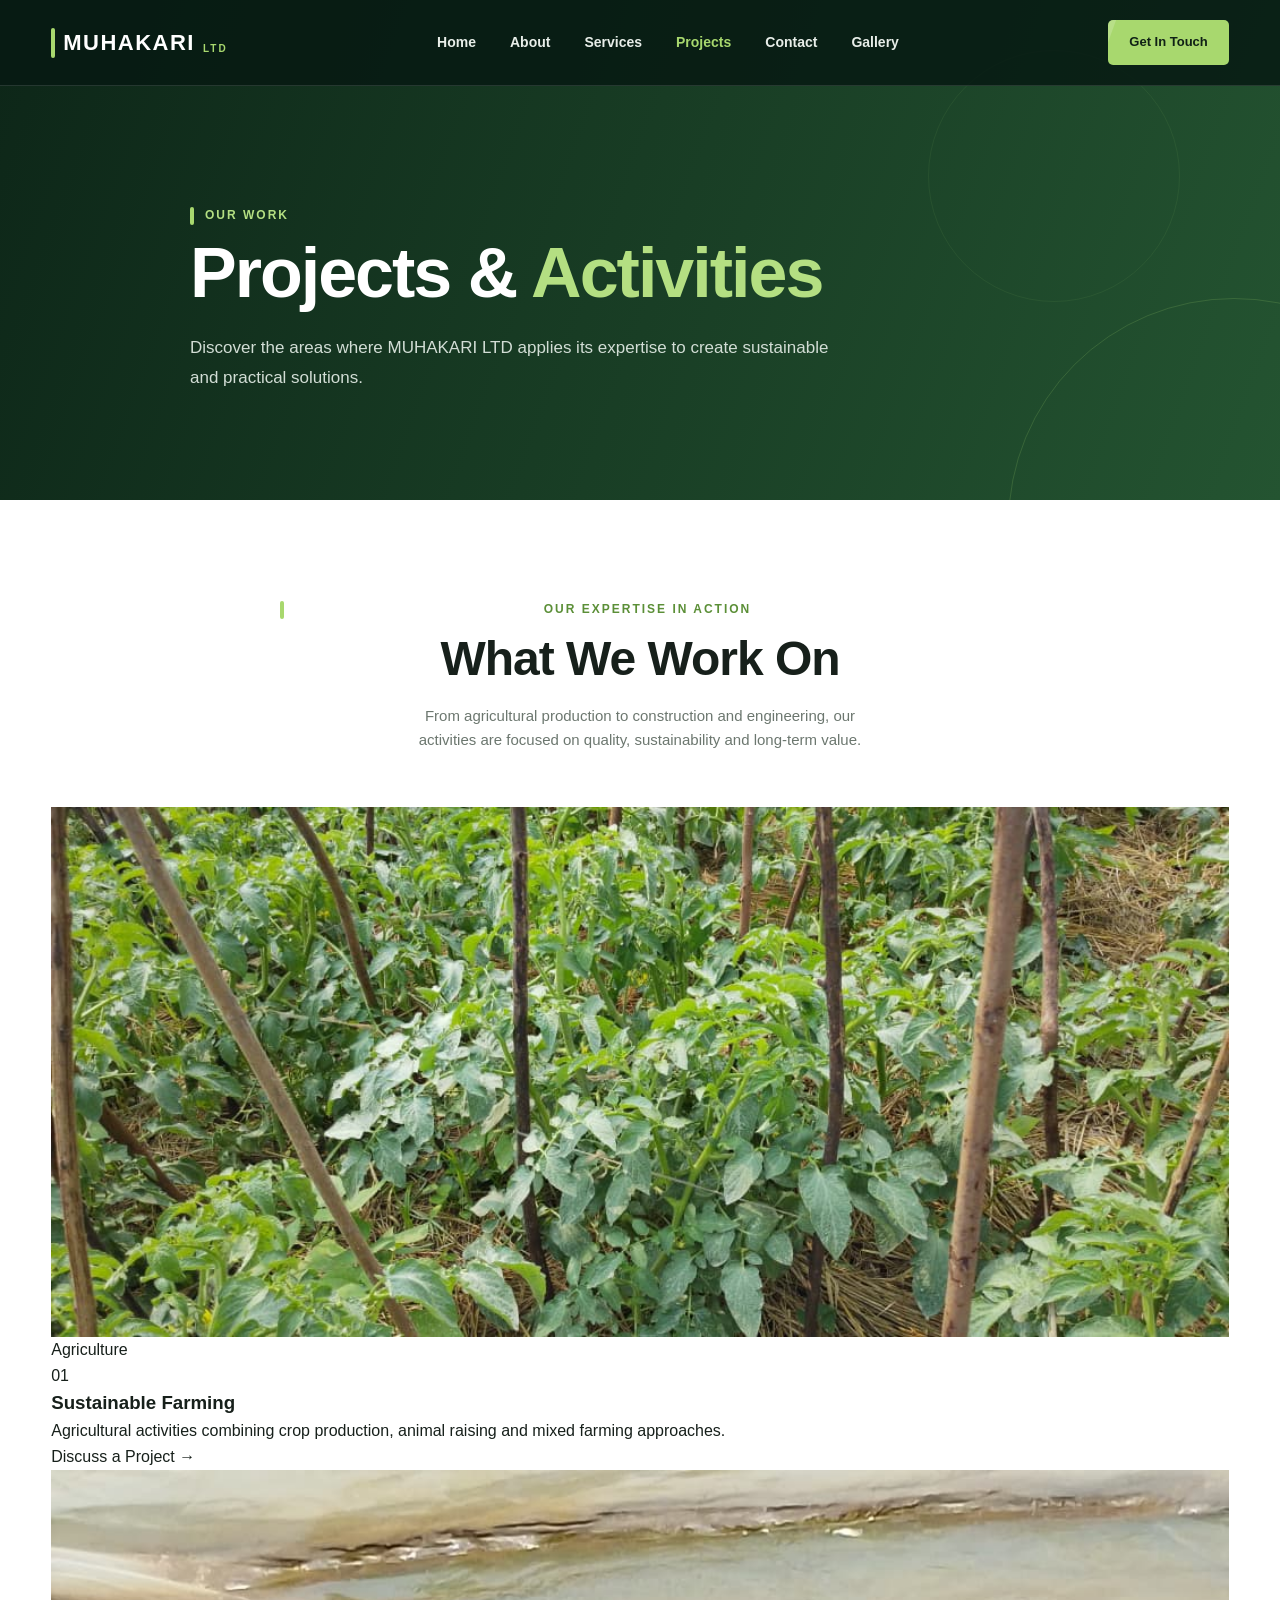
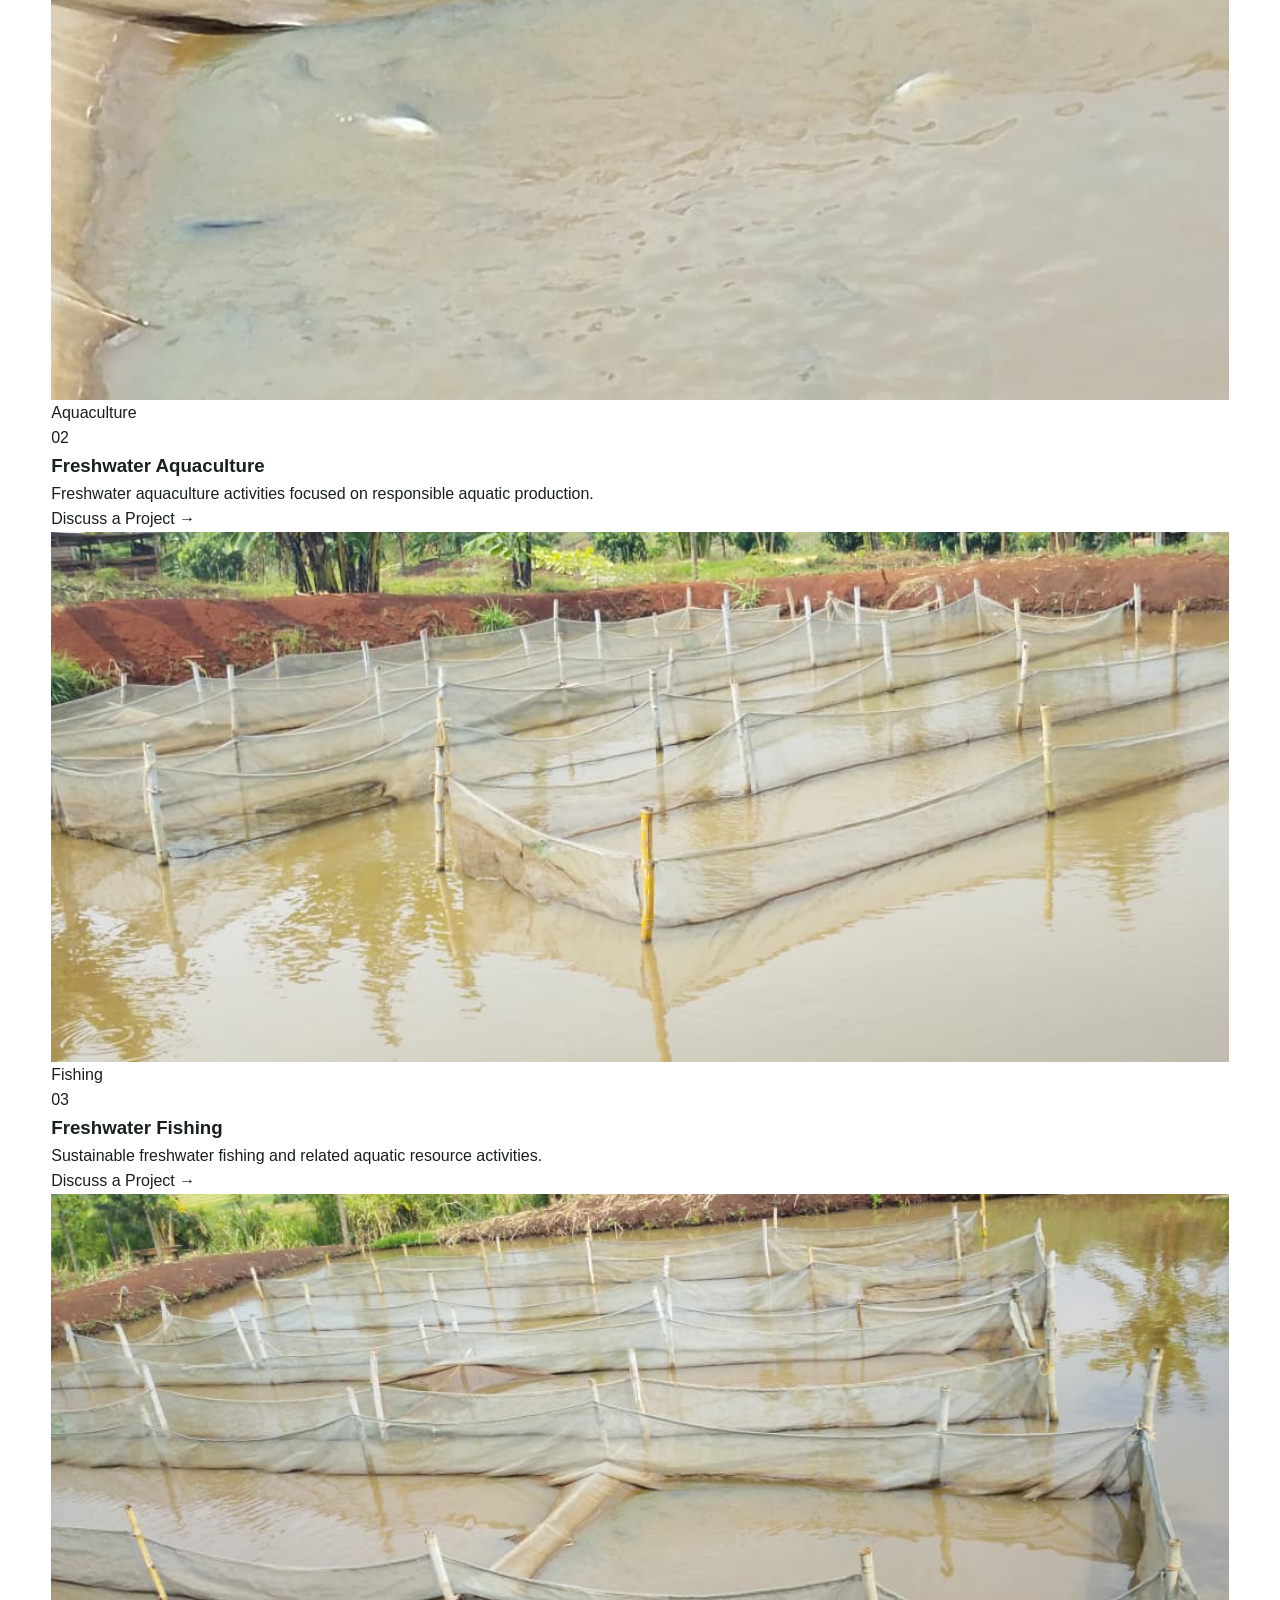
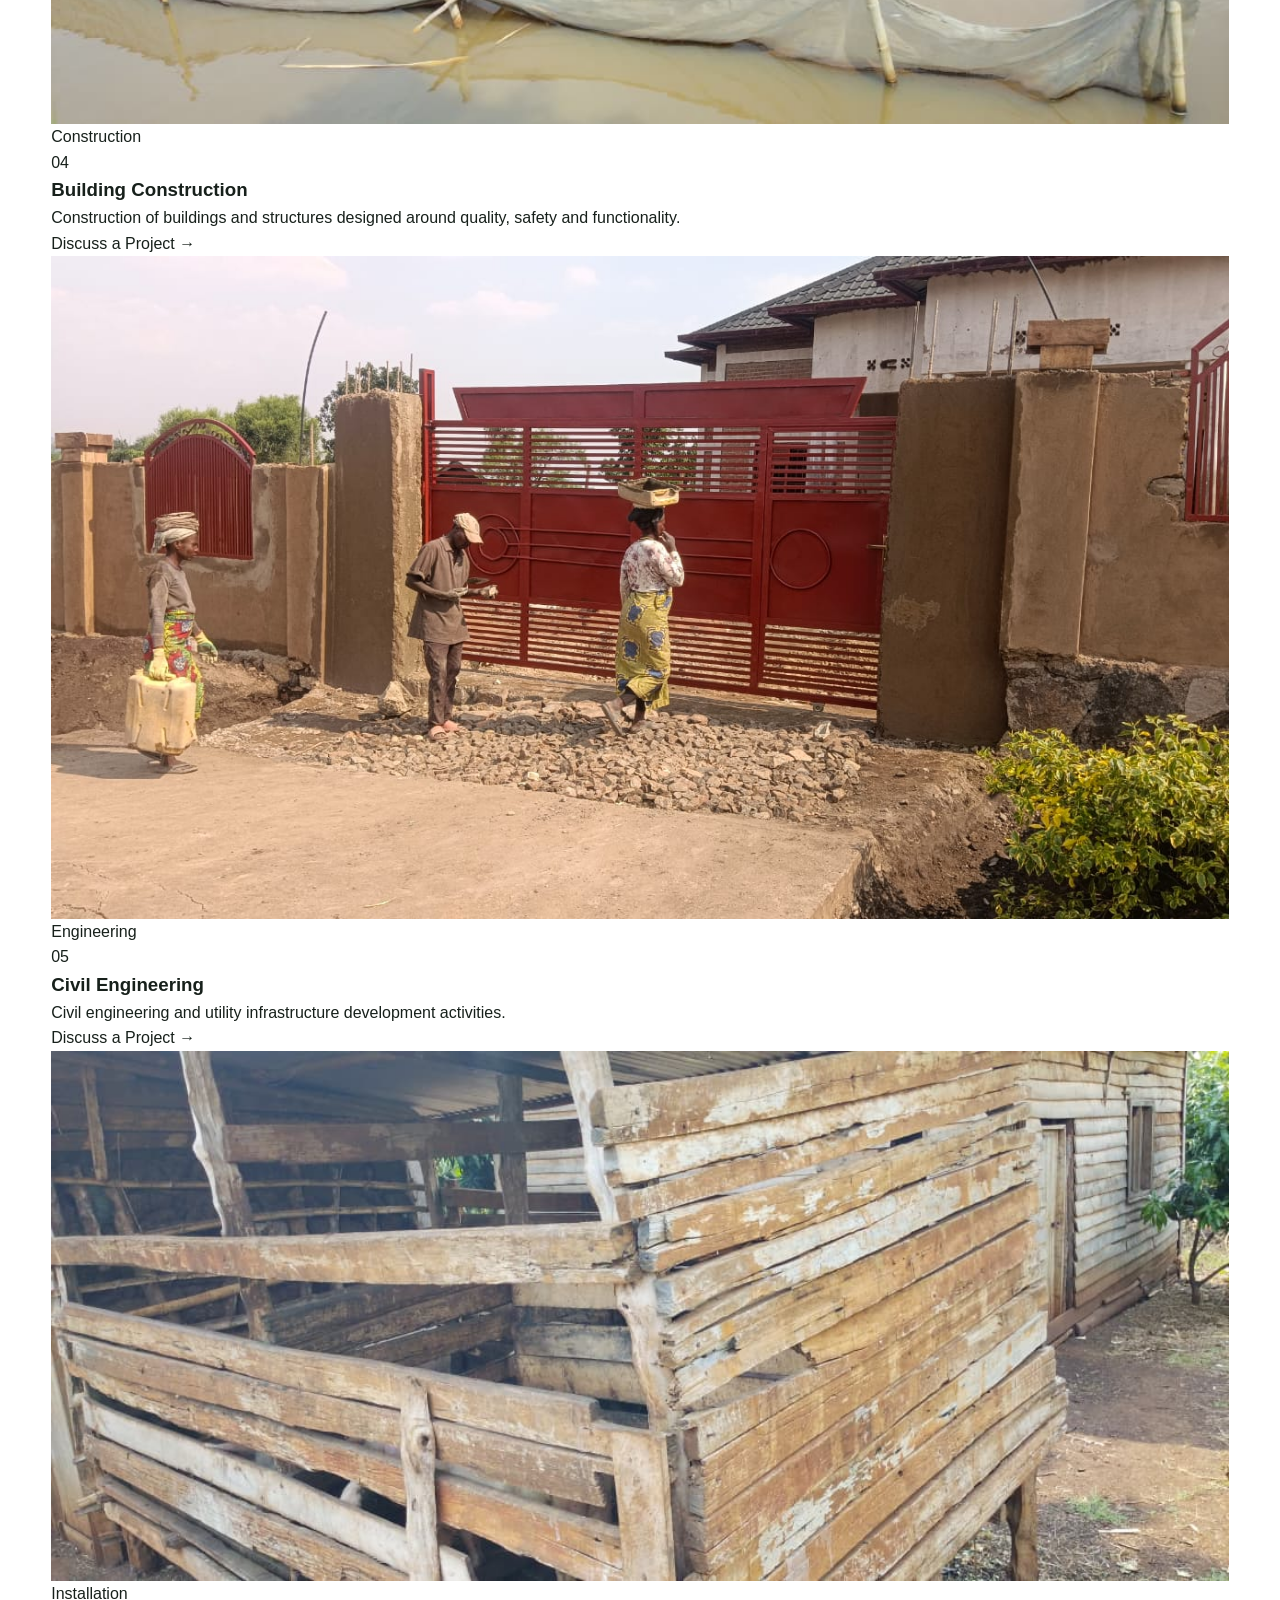
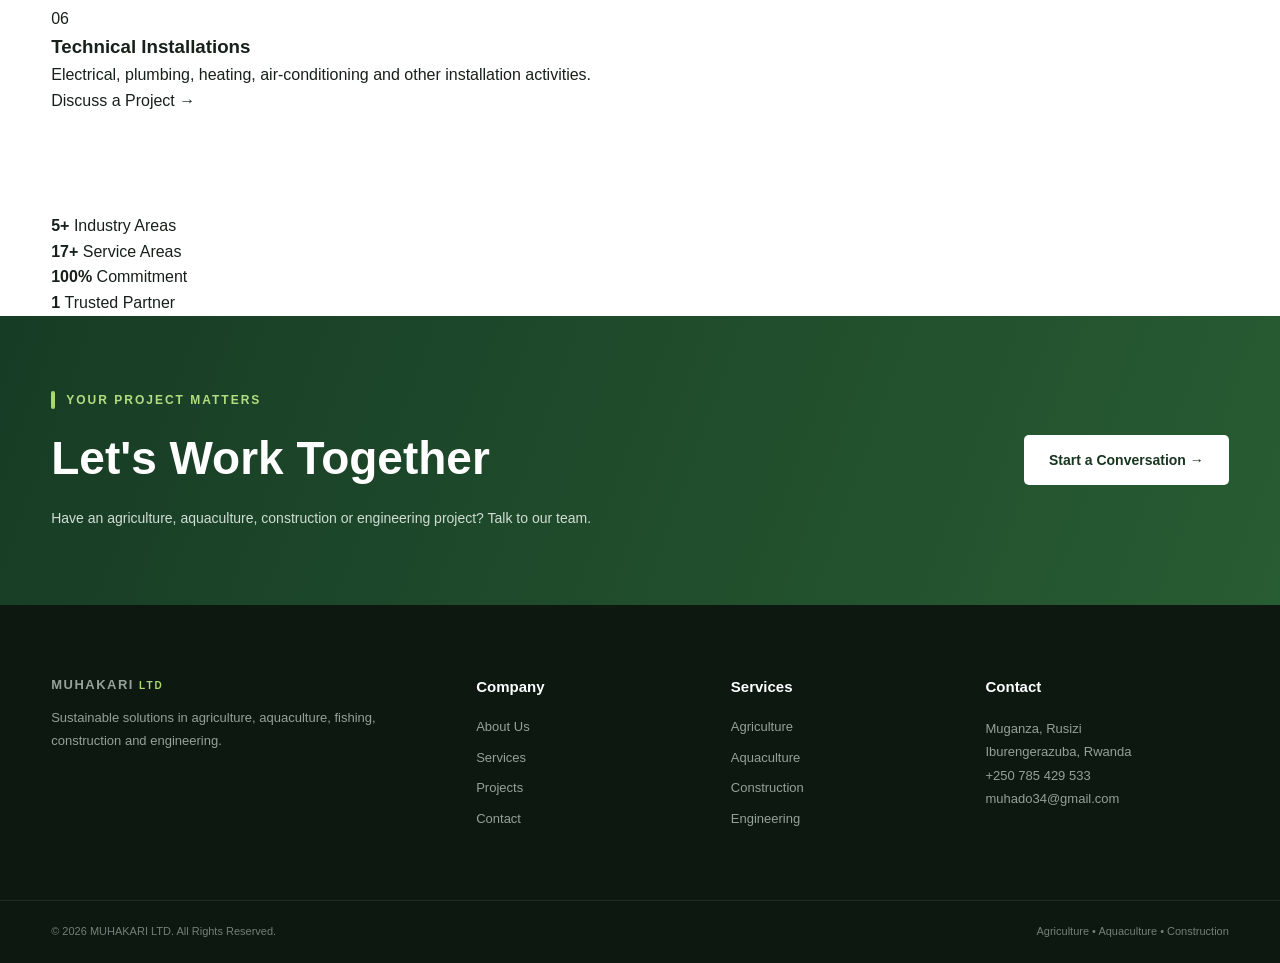
<file: projects.html>
<!DOCTYPE html>
<html lang="en">
<head>
    <meta charset="UTF-8">
    <meta name="viewport" content="width=device-width, initial-scale=1.0">

    <title>Projects | MUHAKARI LTD</title>

    <meta
        name="description"
        content="Explore MUHAKARI LTD projects in agriculture, aquaculture, fishing, construction and engineering."
    >

    <link rel="stylesheet" href="css/style.css">
</head>

<body>

<!-- =========================
     HEADER
========================== -->

<header class="header">

    <div class="container nav-container">

        <a href="index.html" class="logo">
            <span class="logo-main">MUHAKARI</span>
            <span class="logo-sub">LTD</span>
        </a>

        <nav class="navbar">

            <a href="index.html">
                Home
            </a>

            <a href="about.html">
                About
            </a>

            <a href="services.html">
                Services
            </a>

            <a href="projects.html" class="active">
                Projects
            </a>

            <a href="contact.html">
                Contact
            </a>
<a href="gallery.html">Gallery</a>
        </nav>

        <a href="contact.html" class="nav-button">
            Get In Touch
        </a>

    </div>

</header>


<main>

<!-- =========================
     PAGE HERO
========================== -->

<section class="page-hero">

    <div class="container">

        <span class="section-label">
            OUR WORK
        </span>

        <h1>
            Projects & <span>Activities</span>
        </h1>

        <p>
            Discover the areas where MUHAKARI LTD applies
            its expertise to create sustainable and
            practical solutions.
        </p>

    </div>

</section>


<!-- =========================
     PROJECT INTRO
========================== -->

<section class="section">

    <div class="container">

        <div class="section-heading center">

            <span class="section-label">
                OUR EXPERTISE IN ACTION
            </span>

            <h2>
                What We Work On
            </h2>

            <p>
                From agricultural production to construction
                and engineering, our activities are focused
                on quality, sustainability and long-term value.
            </p>

        </div>


        <!-- PROJECT GRID -->

        <div class="project-grid">


            <!-- PROJECT 1 -->

            <article class="project-card">

                <div class="project-image">

                    <img
                        src="images/agricuture1.jpeg"
                        alt="Agriculture project"
                    >

                    <span>
                        Agriculture
                    </span>

                </div>

                <div class="project-content">

                    <span class="project-number">
                        01
                    </span>

                    <h3>
                        Sustainable Farming
                    </h3>

                    <p>
                        Agricultural activities combining
                        crop production, animal raising and
                        mixed farming approaches.
                    </p>

                    <a href="contact.html">
                        Discuss a Project →
                    </a>

                </div>

            </article>


            <!-- PROJECT 2 -->

            <article class="project-card">

                <div class="project-image">

                    <img
                        src="images/Aquaculture.jpeg"
                        alt="Aquaculture project"
                    >

                    <span>
                        Aquaculture
                    </span>

                </div>

                <div class="project-content">

                    <span class="project-number">
                        02
                    </span>

                    <h3>
                        Freshwater Aquaculture
                    </h3>

                    <p>
                        Freshwater aquaculture activities
                        focused on responsible aquatic
                        production.
                    </p>

                    <a href="contact.html">
                        Discuss a Project →
                    </a>

                </div>

            </article>


            <!-- PROJECT 3 -->

            <article class="project-card">

                <div class="project-image">

                    <img
                        src="images/fishing1.jpeg"
                        alt="Fishing project"
                    >

                    <span>
                        Fishing
                    </span>

                </div>

                <div class="project-content">

                    <span class="project-number">
                        03
                    </span>

                    <h3>
                        Freshwater Fishing
                    </h3>

                    <p>
                        Sustainable freshwater fishing and
                        related aquatic resource activities.
                    </p>

                    <a href="contact.html">
                        Discuss a Project →
                    </a>

                </div>






            </article>


            <!-- PROJECT 4 -->

            <article class="project-card">

                <div class="project-image">

                    <img
                        src="images/fishing.jpeg"
                        alt="Building construction project"
                    >

                    <span>
                        Construction
                    </span>

                </div>

                <div class="project-content">

                    <span class="project-number">
                        04
                    </span>

                    <h3>
                        Building Construction
                    </h3>

                    <p>
                        Construction of buildings and
                        structures designed around quality,
                        safety and functionality.
                    </p>

                    <a href="contact.html">
                        Discuss a Project →
                    </a>

                </div>

            </article>


            <!-- PROJECT 5 -->

            <article class="project-card">

                <div class="project-image">

                    <img
                        src="images/construction2.jpeg"
                        alt="Civil engineering project"
                    >

                    <span>
                        Engineering
                    </span>

                </div>

                <div class="project-content">

                    <span class="project-number">
                        05
                    </span>

                    <h3>
                        Civil Engineering
                    </h3>

                    <p>
                        Civil engineering and utility
                        infrastructure development activities.
                    </p>

                    <a href="contact.html">
                        Discuss a Project →
                    </a>

                </div>

            </article>


            <!-- PROJECT 6 -->

            <article class="project-card">

                <div class="project-image">

                    <img
                        src="images/construction.jpeg"
                        alt="Installation project"
                    >

                    <span>
                        Installation
                    </span>

                </div>

                <div class="project-content">

                    <span class="project-number">
                        06
                    </span>

                    <h3>
                        Technical Installations
                    </h3>

                    <p>
                        Electrical, plumbing, heating,
                        air-conditioning and other
                        installation activities.
                    </p>

                    <a href="contact.html">
                        Discuss a Project →
                    </a>

                </div>

            </article>

        </div>

    </div>

</section>


<!-- =========================
     STATS
========================== -->

<section class="stats-section">

    <div class="container stats-grid">

        <div class="stat">

            <strong>
                5+
            </strong>

            <span>
                Industry Areas
            </span>

        </div>


        <div class="stat">

            <strong>
                17+
            </strong>

            <span>
                Service Areas
            </span>

        </div>


        <div class="stat">

            <strong>
                100%
            </strong>

            <span>
                Commitment
            </span>

        </div>


        <div class="stat">

            <strong>
                1
            </strong>

            <span>
                Trusted Partner
            </span>

        </div>

    </div>

</section>


<!-- =========================
     CTA
========================== -->

<section class="cta">

    <div class="container cta-container">

        <div>

            <span class="section-label">
                YOUR PROJECT MATTERS
            </span>

            <h2>
                Let's Work Together
            </h2>

            <p>
                Have an agriculture, aquaculture,
                construction or engineering project?
                Talk to our team.
            </p>

        </div>

        <a href="contact.html" class="btn btn-light">
            Start a Conversation →
        </a>

    </div>

</section>

</main>


<!-- =========================
     FOOTER
========================== -->

<footer class="footer">

    <div class="container footer-grid">

        <div>

            <a href="index.html" class="footer-logo">
                MUHAKARI <span>LTD</span>
            </a>

            <p>
                Sustainable solutions in agriculture,
                aquaculture, fishing, construction
                and engineering.
            </p>

        </div>


        <div>

            <h3>
                Company
            </h3>

            <a href="about.html">
                About Us
            </a>

            <a href="services.html">
                Services
            </a>

            <a href="projects.html">
                Projects
            </a>

            <a href="contact.html">
                Contact
            </a>

        </div>


        <div>

            <h3>
                Services
            </h3>

            <a href="services.html">
                Agriculture
            </a>

            <a href="services.html">
                Aquaculture
            </a>

            <a href="services.html">
                Construction
            </a>

            <a href="services.html">
                Engineering
            </a>

        </div>


    
<div>

    <h3>
        Contact
    </h3>

    <p>
        Muganza, Rusizi
    </p>

    <p>
        Iburengerazuba, Rwanda
    </p>

    <p>
        +250 785 429 533
    </p>

    <p>
        muhado34@gmail.com
    </p>

</div>


            

    </div>


    <div class="footer-bottom">

        <p>
            © 2026 MUHAKARI LTD. All Rights Reserved.
        </p>

        <p>
            Agriculture • Aquaculture • Construction
        </p>

    </div>

</footer>

</body>
</html>
</file>
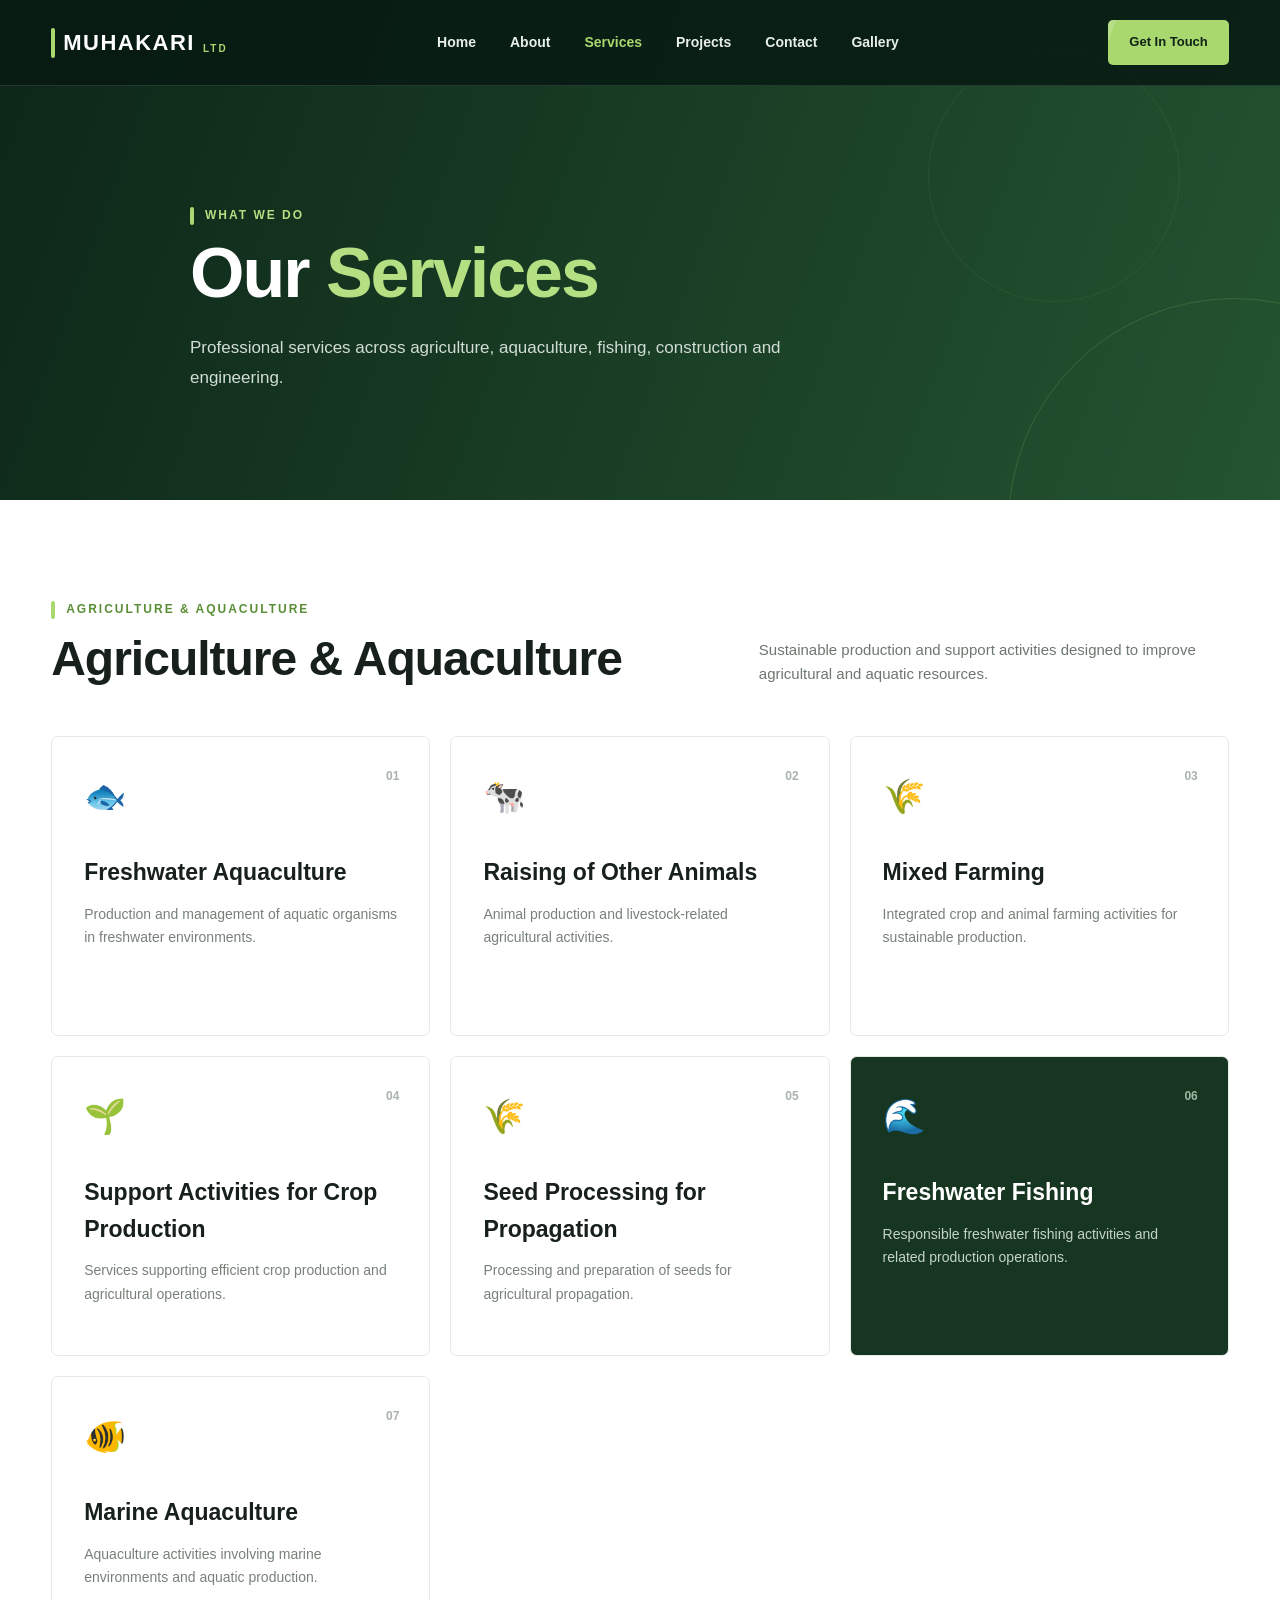
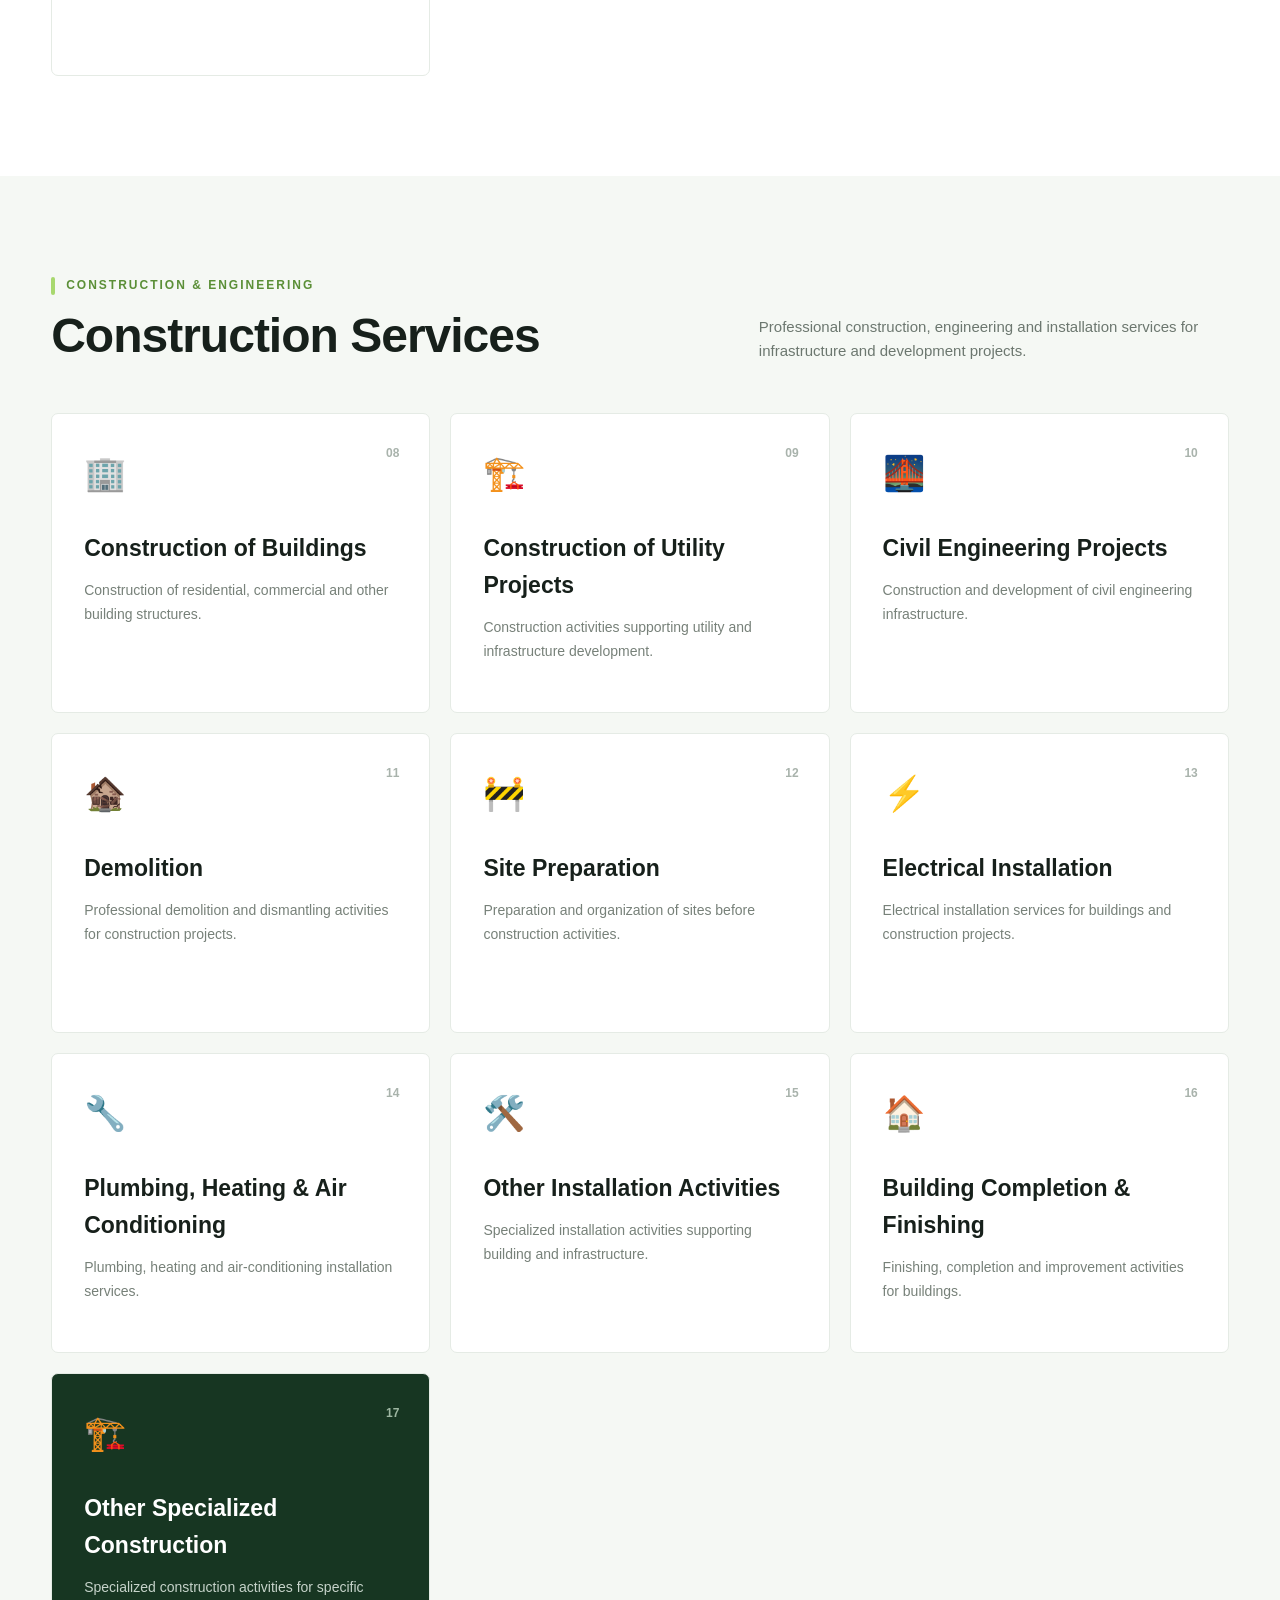
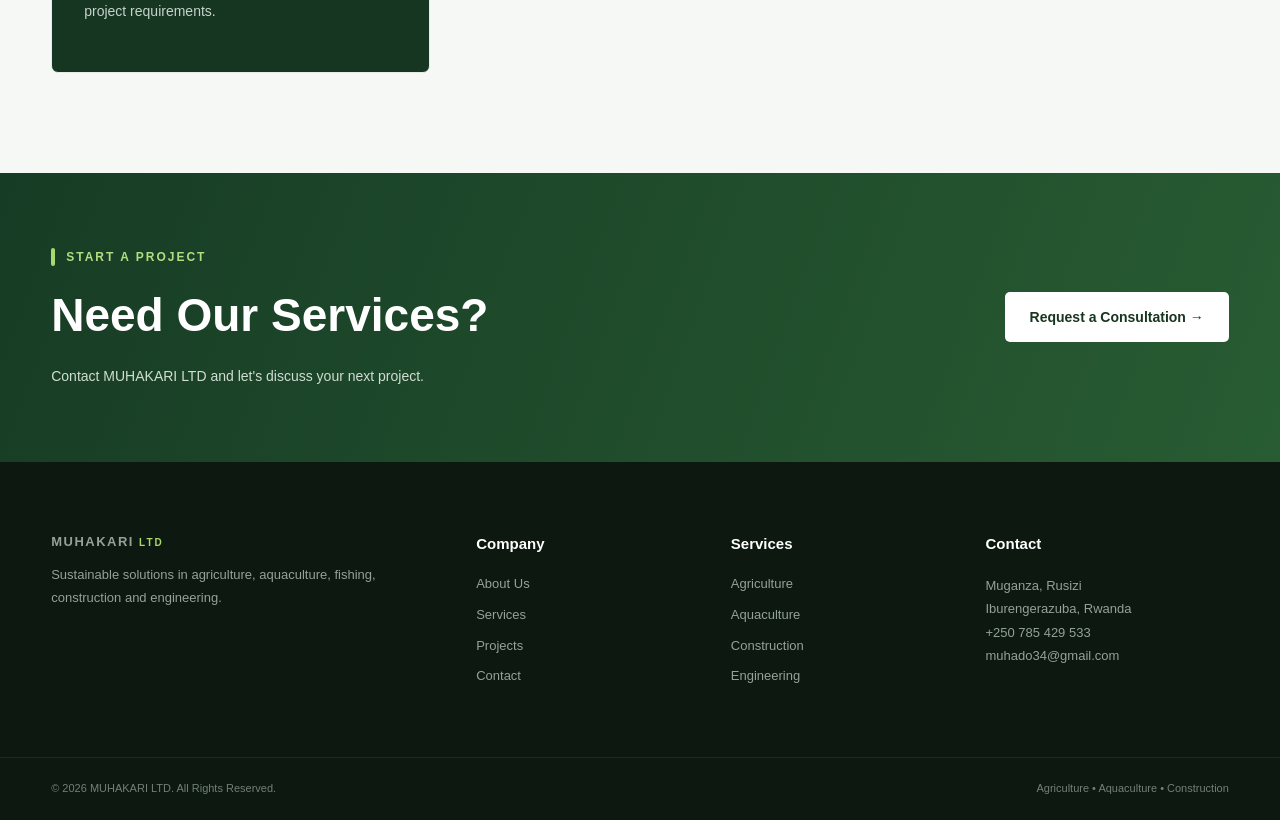
<file: services.html>
<!DOCTYPE html>
<html lang="en">
<head>
    <meta charset="UTF-8">
    <meta name="viewport" content="width=device-width, initial-scale=1.0">

    <title>Our Services | MUHAKARI LTD</title>

    <link rel="stylesheet" href="css/style.css">
</head>

<body>

<header class="header">

    <div class="container nav-container">

        <a href="index.html" class="logo">
            <span class="logo-main">MUHAKARI</span>
            <span class="logo-sub">LTD</span>
        </a>

        <nav class="navbar">

            <a href="index.html">Home</a>

            <a href="about.html">About</a>

            <a href="services.html" class="active">
                Services
            </a>

            <a href="projects.html">
                Projects
            </a>

            <a href="contact.html">
                Contact
            </a>
<a href="gallery.html">Gallery</a>
        </nav>

        <a href="contact.html" class="nav-button">
            Get In Touch
        </a>

    </div>

</header>


<main>

<section class="page-hero">

    <div class="container">

        <span class="section-label">
            WHAT WE DO
        </span>

        <h1>
            Our <span>Services</span>
        </h1>

        <p>
            Professional services across agriculture,
            aquaculture, fishing, construction and
            engineering.
        </p>

    </div>

</section>


<!-- AGRICULTURE -->

<section class="section">

<div class="container">

    <div class="section-heading">

        <div>

            <span class="section-label">
                AGRICULTURE & AQUACULTURE
            </span>

            <h2>
                Agriculture & Aquaculture
            </h2>

        </div>

        <p>
            Sustainable production and support activities
            designed to improve agricultural and aquatic
            resources.
        </p>

    </div>


    <div class="service-grid">


        <article class="service-card">

            <span class="service-number">01</span>

            <div class="service-icon">🐟</div>

            <h3>
                Freshwater Aquaculture
            </h3>

            <p>
                Production and management of aquatic
                organisms in freshwater environments.
            </p>

        </article>


        <article class="service-card">

            <span class="service-number">02</span>

            <div class="service-icon">🐄</div>

            <h3>
                Raising of Other Animals
            </h3>

            <p>
                Animal production and livestock-related
                agricultural activities.
            </p>

        </article>


        <article class="service-card">

            <span class="service-number">03</span>

            <div class="service-icon">🌾</div>

            <h3>
                Mixed Farming
            </h3>

            <p>
                Integrated crop and animal farming
                activities for sustainable production.
            </p>

        </article>


        <article class="service-card">

            <span class="service-number">04</span>

            <div class="service-icon">🌱</div>

            <h3>
                Support Activities for Crop Production
            </h3>

            <p>
                Services supporting efficient crop
                production and agricultural operations.
            </p>

        </article>


        <article class="service-card">

            <span class="service-number">05</span>

            <div class="service-icon">🌾</div>

            <h3>
                Seed Processing for Propagation
            </h3>

            <p>
                Processing and preparation of seeds
                for agricultural propagation.
            </p>

        </article>


        <article class="service-card featured">

            <span class="service-number">06</span>

            <div class="service-icon">🌊</div>

            <h3>
                Freshwater Fishing
            </h3>

            <p>
                Responsible freshwater fishing activities
                and related production operations.
            </p>

        </article>


        <article class="service-card">

            <span class="service-number">07</span>

            <div class="service-icon">🐠</div>

            <h3>
                Marine Aquaculture
            </h3>

            <p>
                Aquaculture activities involving marine
                environments and aquatic production.
            </p>

        </article>

    </div>

</div>

</section>


<!-- CONSTRUCTION -->

<section class="services section">

<div class="container">

    <div class="section-heading">

        <div>

            <span class="section-label">
                CONSTRUCTION & ENGINEERING
            </span>

            <h2>
                Construction Services
            </h2>

        </div>

        <p>
            Professional construction, engineering and
            installation services for infrastructure
            and development projects.
        </p>

    </div>


    <div class="service-grid">


        <article class="service-card">

            <span class="service-number">08</span>

            <div class="service-icon">🏢</div>

            <h3>
                Construction of Buildings
            </h3>

            <p>
                Construction of residential, commercial
                and other building structures.
            </p>

        </article>


        <article class="service-card">

            <span class="service-number">09</span>

            <div class="service-icon">🏗️</div>

            <h3>
                Construction of Utility Projects
            </h3>

            <p>
                Construction activities supporting
                utility and infrastructure development.
            </p>

        </article>


        <article class="service-card">

            <span class="service-number">10</span>

            <div class="service-icon">🌉</div>

            <h3>
                Civil Engineering Projects
            </h3>

            <p>
                Construction and development of civil
                engineering infrastructure.
            </p>

        </article>


        <article class="service-card">

            <span class="service-number">11</span>

            <div class="service-icon">🏚️</div>

            <h3>
                Demolition
            </h3>

            <p>
                Professional demolition and dismantling
                activities for construction projects.
            </p>

        </article>


        <article class="service-card">

            <span class="service-number">12</span>

            <div class="service-icon">🚧</div>

            <h3>
                Site Preparation
            </h3>

            <p>
                Preparation and organization of sites
                before construction activities.
            </p>

        </article>


        <article class="service-card">

            <span class="service-number">13</span>

            <div class="service-icon">⚡</div>

            <h3>
                Electrical Installation
            </h3>

            <p>
                Electrical installation services for
                buildings and construction projects.
            </p>

        </article>


        <article class="service-card">

            <span class="service-number">14</span>

            <div class="service-icon">🔧</div>

            <h3>
                Plumbing, Heating & Air Conditioning
            </h3>

            <p>
                Plumbing, heating and air-conditioning
                installation services.
            </p>

        </article>


        <article class="service-card">

            <span class="service-number">15</span>

            <div class="service-icon">🛠️</div>

            <h3>
                Other Installation Activities
            </h3>

            <p>
                Specialized installation activities
                supporting building and infrastructure.
            </p>

        </article>


        <article class="service-card">

            <span class="service-number">16</span>

            <div class="service-icon">🏠</div>

            <h3>
                Building Completion & Finishing
            </h3>

            <p>
                Finishing, completion and improvement
                activities for buildings.
            </p>

        </article>


        <article class="service-card featured">

            <span class="service-number">17</span>

            <div class="service-icon">🏗️</div>

            <h3>
                Other Specialized Construction
            </h3>

            <p>
                Specialized construction activities
                for specific project requirements.
            </p>

        </article>

    </div>

</div>

</section>


<!-- CTA -->

<section class="cta">

    <div class="container cta-container">

        <div>

            <span class="section-label">
                START A PROJECT
            </span>

            <h2>
                Need Our Services?
            </h2>

            <p>
                Contact MUHAKARI LTD and let's discuss
                your next project.
            </p>

        </div>

        <a href="contact.html" class="btn btn-light">
            Request a Consultation →
        </a>

    </div>

</section>

</main>


<footer class="footer">

    <div class="container footer-grid">

        <div>

            <a href="index.html" class="footer-logo">
                MUHAKARI <span>LTD</span>
            </a>

            <p>
                Sustainable solutions in agriculture,
                aquaculture, fishing, construction and
                engineering.
            </p>

        </div>

        <div>

            <h3>Company</h3>

            <a href="about.html">About Us</a>
            <a href="services.html">Services</a>
            <a href="projects.html">Projects</a>
            <a href="contact.html">Contact</a>

        </div>

        <div>

            <h3>Services</h3>

            <a href="services.html">Agriculture</a>
            <a href="services.html">Aquaculture</a>
            <a href="services.html">Construction</a>
            <a href="services.html">Engineering</a>

        </div>

<div>

    <h3>
        Contact
    </h3>

    <p>
        Muganza, Rusizi
    </p>

    <p>
        Iburengerazuba, Rwanda
    </p>

    <p>
        +250 785 429 533
    </p>

    <p>
        muhado34@gmail.com
    </p>

</div>



    </div>

    <div class="footer-bottom">

        <p>© 2026 MUHAKARI LTD. All Rights Reserved.</p>

        <p>Agriculture • Aquaculture • Construction</p>

    </div>

</footer>

</body>
</html>
</file>
<file: css/style.css>
/* =========================================
   MUHAKARI LTD
   MAIN STYLESHEET
========================================= */


/* =========================================
   RESET
========================================= */

* {
    margin: 0;
    padding: 0;
    box-sizing: border-box;
}

html {
    scroll-behavior: smooth;
}

body {
    font-family:
        Arial,
        Helvetica,
        sans-serif;

    color: #17201b;

    background: #ffffff;

    line-height: 1.6;
}

img {
    width: 100%;
    display: block;
}

a {
    text-decoration: none;
    color: inherit;
}

.container {
    width: min(1180px, 92%);

    margin: auto;
}

.section {
    padding: 100px 0;
}


/* =========================================
   HEADER
========================================= */

.header {
    position: absolute;

    top: 0;
    left: 0;

    width: 100%;

    z-index: 100;

    background: rgba(7, 25, 18, 0.85);

    border-bottom:
        1px solid
        rgba(255, 255, 255, 0.12);
}

.nav-container {
    min-height: 85px;

    display: flex;

    align-items: center;

    justify-content: space-between;

    gap: 30px;
}


/* LOGO */

.logo {
    display: flex;

    align-items: baseline;

    gap: 6px;

    color: #ffffff;

    font-size: 23px;

    font-weight: 800;

    letter-spacing: 1px;
}

.logo-main {
    color: #ffffff;
}

.logo-sub {
    color: #a8d86e;

    font-size: 14px;
}


/* NAVIGATION */

.navbar {
    display: flex;

    align-items: center;

    gap: 34px;
}

.navbar a {
    color: #e8eee9;

    font-size: 14px;

    font-weight: 600;

    transition: 0.3s;
}

.navbar a:hover,
.navbar a.active {
    color: #a8d86e;
}


/* NAV BUTTON */

.nav-button {
    padding: 12px 21px;

    background: #a8d86e;

    color: #102116;

    border-radius: 5px;

    font-size: 13px;

    font-weight: 700;

    transition: 0.3s;
}

.nav-button:hover {
    background: #ffffff;

    transform: translateY(-2px);
}


/* =========================================
   HERO
========================================= */

.hero {
    min-height: 800px;

    position: relative;

    display: flex;

    align-items: center;

    background-image:
        url("../images/hero.jpg");

    background-size: cover;

    background-position: center;
}

.hero-overlay {
    position: absolute;

    inset: 0;

    background:
        linear-gradient(
            90deg,
            rgba(4, 20, 13, 0.94),
            rgba(4, 20, 13, 0.68),
            rgba(4, 20, 13, 0.35)
        );
}

.hero-container {
    position: relative;

    z-index: 2;

    display: grid;

    grid-template-columns:
        1.4fr
        0.8fr;

    align-items: center;

    gap: 70px;

    padding-top: 80px;
}

.hero-content {
    max-width: 720px;
}

.hero-tag {
    display: inline-block;

    margin-bottom: 20px;

    padding: 8px 15px;

    border-left:
        3px solid
        #a8d86e;

    color: #d2e8bd;

    font-size: 12px;

    font-weight: 700;

    letter-spacing: 2px;
}

.hero h1 {
    color: #ffffff;

    font-size:
        clamp(48px, 6vw, 78px);

    line-height: 1.03;

    letter-spacing: -2px;

    margin-bottom: 28px;
}

.hero h1 span {
    color: #a8d86e;
}

.hero-content > p {
    max-width: 620px;

    color: #d7dfda;

    font-size: 17px;

    line-height: 1.8;
}


/* HERO BUTTONS */

.hero-buttons {
    display: flex;

    gap: 14px;

    margin-top: 35px;

    flex-wrap: wrap;
}

.btn {
    display: inline-flex;

    align-items: center;

    justify-content: center;

    min-height: 50px;

    padding: 0 25px;

    border-radius: 5px;

    font-size: 14px;

    font-weight: 700;

    transition: 0.3s;
}

.btn-primary {
    background: #a8d86e;

    color: #142018;
}

.btn-primary:hover {
    background: #ffffff;

    transform: translateY(-3px);
}

.btn-outline {
    color: #ffffff;

    border:
        1px solid
        rgba(255, 255, 255, 0.5);
}

.btn-outline:hover {
    background: #ffffff;

    color: #142018;
}


/* HERO INFO */

.hero-info {
    display: flex;

    flex-direction: column;

    gap: 14px;
}

.info-card {
    display: flex;

    align-items: center;

    gap: 18px;

    padding: 18px 20px;

    background:
        rgba(255, 255, 255, 0.08);

    border:
        1px solid
        rgba(255, 255, 255, 0.16);

    backdrop-filter: blur(8px);

    border-radius: 6px;
}

.info-card strong {
    color: #a8d86e;

    font-size: 22px;
}

.info-card h3 {
    color: #ffffff;

    font-size: 16px;
}

.info-card p {
    color: #bdc9c1;

    font-size: 12px;
}


/* =========================================
   SECTION TITLES
========================================= */

.section-label {
    display: block;

    margin-bottom: 12px;

    color: #5b8f37;

    font-size: 12px;

    font-weight: 800;

    letter-spacing: 2px;
}

.section-heading {
    display: flex;

    align-items: end;

    justify-content: space-between;

    gap: 50px;

    margin-bottom: 50px;
}

.section-heading h2,
.intro-content h2,
.why h2 {
    color: #17201b;

    font-size:
        clamp(32px, 4vw, 48px);

    line-height: 1.15;

    letter-spacing: -1px;
}

.section-heading > p {
    max-width: 470px;

    color: #6c776f;

    font-size: 15px;
}

.section-heading.center {
    display: block;

    text-align: center;

    max-width: 720px;

    margin:
        0 auto
        55px;
}

.section-heading.center p {
    margin: 18px auto 0;
}


/* =========================================
   INTRO
========================================= */

.intro {
    background: #ffffff;
}

.intro-grid {
    display: grid;

    grid-template-columns:
        0.9fr
        1.1fr;

    gap: 90px;

    align-items: center;
}

.intro-image {
    position: relative;
}

.image-box {
    position: relative;

    overflow: hidden;

    border-radius: 8px;
}

.image-box img {
    height: 540px;

    object-fit: cover;
}

.experience {
    position: absolute;

    right: 20px;

    bottom: 20px;

    width: 150px;

    padding: 22px;

    background: #a8d86e;

    color: #17201b;

    border-radius: 5px;
}

.experience strong {
    display: block;

    font-size: 38px;

    line-height: 1;
}

.experience span {
    display: block;

    margin-top: 8px;

    font-size: 12px;

    font-weight: 700;
}

.intro-content h2 {
    margin-bottom: 25px;
}

.intro-content h2 span {
    color: #5b8f37;
}

.intro-content p {
    margin-bottom: 18px;

    color: #69736c;

    font-size: 15px;
}


/* CHECK LIST */

.check-list {
    display: grid;

    grid-template-columns:
        1fr
        1fr;

    gap: 12px;

    margin: 28px 0;
}

.check-list div {
    display: flex;

    align-items: center;

    gap: 10px;

    color: #26322b;

    font-size: 13px;

    font-weight: 600;
}

.check-list span {
    display: flex;

    align-items: center;

    justify-content: center;

    width: 22px;

    height: 22px;

    background: #e9f5dc;

    color: #4f8431;

    border-radius: 50%;

    font-size: 12px;
}

.text-button {
    display: inline-block;

    color: #4f8431;

    font-size: 14px;

    font-weight: 800;

    transition: 0.3s;
}

.text-button:hover {
    letter-spacing: 0.5px;
}


/* =========================================
   SERVICES
========================================= */

.services {
    background: #f5f8f4;
}

.service-grid {
    display: grid;

    grid-template-columns:
        repeat(3, 1fr);

    gap: 20px;
}

.service-card {
    position: relative;

    min-height: 300px;

    padding: 32px;

    background: #ffffff;

    border:
        1px solid
        #e5ebe5;

    border-radius: 7px;

    transition: 0.35s;

    overflow: hidden;
}

.service-card:hover {
    transform: translateY(-7px);

    box-shadow:
        0 20px 45px
        rgba(25, 45, 31, 0.09);
}

.service-card.featured {
    background: #173622;

    color: #ffffff;
}

.service-icon {
    font-size: 34px;

    margin-bottom: 30px;
}

.service-number {
    position: absolute;

    top: 30px;

    right: 30px;

    color: #a9b3ac;

    font-size: 12px;

    font-weight: 700;
}

.service-card.featured .service-number {
    color: #9eb7a2;
}

.service-card h3 {
    margin-bottom: 12px;

    font-size: 23px;
}

.service-card p {
    color: #778179;

    font-size: 14px;

    line-height: 1.7;
}

.service-card.featured p {
    color: #c6d3ca;
}

.service-card a {
    position: absolute;

    left: 32px;

    bottom: 28px;

    color: #568a36;

    font-size: 13px;

    font-weight: 800;
}

.service-card.featured a {
    color: #b2df7d;
}


/* =========================================
   INDUSTRIES
========================================= */

.industries {
    background: #ffffff;
}

.industry-grid {
    display: grid;

    grid-template-columns:
        repeat(3, 1fr);

    gap: 20px;
}

.industry-card {
    min-height: 390px;

    position: relative;

    display: flex;

    align-items: end;

    padding: 30px;

    border-radius: 8px;

    overflow: hidden;

    background-size: cover;

    background-position: center;

    isolation: isolate;
}

.industry-card::before {
    content: "";

    position: absolute;

    inset: 0;

    z-index: -1;

    background:
        linear-gradient(
            transparent 15%,
            rgba(3, 18, 10, 0.92)
        );
}

.agriculture-bg {
    background-image:
        url("../images/agriculture.jpg");
}

.aquaculture-bg {
    background-image:
        url("../images/aquaculture.jpg");
}

.construction-bg {
    background-image:
        url("../images/construction.jpg");
}

.industry-card div {
    color: #ffffff;
}

.industry-card span {
    color: #b3dd82;

    font-size: 12px;

    font-weight: 800;
}

.industry-card h3 {
    margin: 8px 0;

    font-size: 28px;
}

.industry-card p {
    color: #d4ded7;

    font-size: 13px;

    line-height: 1.7;
}


/* =========================================
   WHY US
========================================= */

.why {
    background: #eef4eb;
}

.why-grid {
    display: grid;

    grid-template-columns:
        0.9fr
        1.1fr;

    gap: 100px;

    align-items: center;
}

.why h2 {
    margin-bottom: 22px;
}

.why > .container > div:first-child > p {
    color: #69736c;

    font-size: 15px;

    line-height: 1.8;
}

.why-items {
    display: grid;

    grid-template-columns:
        1fr
        1fr;

    gap: 18px;
}

.why-item {
    display: flex;

    gap: 15px;

    padding: 25px;

    background: #ffffff;

    border-radius: 7px;
}

.why-icon {
    flex-shrink: 0;

    display: flex;

    align-items: center;

    justify-content: center;

    width: 35px;

    height: 35px;

    background: #dff0cf;

    color: #4f8431;

    border-radius: 50%;

    font-weight: 800;
}

.why-item h3 {
    margin-bottom: 7px;

    font-size: 16px;
}

.why-item p {
    color: #768078;

    font-size: 12px;

    line-height: 1.6;
}


/* =========================================
   CTA
========================================= */

.cta {
    padding: 75px 0;

    background:
        linear-gradient(
            110deg,
            #173c25,
            #285c32
        );

    color: #ffffff;
}

.cta-container {
    display: flex;

    align-items: center;

    justify-content: space-between;

    gap: 50px;
}

.cta .section-label {
    color: #b3dd82;
}

.cta h2 {
    margin-bottom: 12px;

    font-size:
        clamp(30px, 4vw, 46px);
}

.cta p {
    max-width: 600px;

    color: #d1ddd4;

    font-size: 14px;
}

.btn-light {
    flex-shrink: 0;

    background: #ffffff;

    color: #18351f;
}

.btn-light:hover {
    background: #b4df82;

    transform: translateY(-3px);
}


/* =========================================
   FOOTER
========================================= */

.footer {
    padding-top: 70px;

    background: #0c1810;

    color: #ffffff;
}

.footer-grid {
    display: grid;

    grid-template-columns:
        1.5fr
        0.8fr
        0.8fr
        1fr;

    gap: 60px;

    padding-bottom: 60px;
}

.footer-logo {
    display: inline-block;

    margin-bottom: 20px;

    font-size: 23px;

    font-weight: 800;

    letter-spacing: 1px;
}

.footer-logo span {
    color: #a8d86e;
}

.footer-grid > div:first-child p {
    max-width: 350px;

    color: #94a299;

    font-size: 13px;

    line-height: 1.8;
}

.footer h3 {
    margin-bottom: 18px;

    color: #ffffff;

    font-size: 15px;
}

.footer-grid a {
    display: block;

    margin-bottom: 10px;

    color: #94a299;

    font-size: 13px;

    transition: 0.3s;
}

.footer-grid a:hover {
    color: #a8d86e;
}

.footer-grid p {
    color: #94a299;

    font-size: 13px;

    line-height: 1.8;
}

.footer-bottom {
    display: flex;

    justify-content: space-between;

    gap: 20px;

    padding: 22px 4%;

    border-top:
        1px solid
        rgba(255, 255, 255, 0.08);

    color: #738078;

    font-size: 11px;
}


/* =========================================
   RESPONSIVE
========================================= */

@media (max-width: 1000px) {

    .navbar {
        gap: 20px;
    }

    .nav-button {
        display: none;
    }

    .hero-container {
        grid-template-columns: 1fr;

        padding-bottom: 80px;
    }

    .hero-info {
        display: grid;

        grid-template-columns:
            repeat(3, 1fr);
    }

    .intro-grid {
        gap: 50px;
    }

    .why-grid {
        gap: 50px;
    }

    .footer-grid {
        grid-template-columns:
            1fr
            1fr;
    }
}


@media (max-width: 760px) {

    .section {
        padding: 70px 0;
    }

    .header {
        position: relative;

        background: #0c1810;
    }

    .nav-container {
        min-height: auto;

        padding: 20px 0;

        flex-direction: column;

        gap: 18px;
    }

    .navbar {
        width: 100%;

        justify-content: center;

        flex-wrap: wrap;

        gap: 15px 22px;
    }

    .hero {
        min-height: 720px;
    }

    .hero-container {
        padding-top: 50px;
    }

    .hero h1 {
        font-size: 50px;
    }

    .hero-info {
        grid-template-columns: 1fr;
    }

    .section-heading {
        display: block;
    }

    .section-heading > p {
        margin-top: 18px;
    }

    .intro-grid,
    .why-grid {
        grid-template-columns: 1fr;
    }

    .service-grid,
    .industry-grid {
        grid-template-columns: 1fr;
    }

    .image-box img {
        height: 400px;
    }

    .why-items {
        grid-template-columns: 1fr;
    }

    .cta-container {
        flex-direction: column;

        align-items: flex-start;
    }

    .footer-grid {
        grid-template-columns: 1fr;

        gap: 35px;
    }

    .footer-bottom {
        flex-direction: column;
    }
}


@media (max-width: 480px) {

    .container {
        width: 90%;
    }

    .hero h1 {
        font-size: 42px;
    }

    .hero-content > p {
        font-size: 15px;
    }

    .hero-buttons {
        flex-direction: column;

        align-items: stretch;
    }

    .btn {
        width: 100%;
    }

    .check-list {
        grid-template-columns: 1fr;
    }

    .experience {
        right: 10px;

        bottom: 10px;
    }
}
/* =========================================
   INNER PAGE HERO
========================================= */

.page-hero {
    min-height: 500px;

    display: flex;

    align-items: center;

    padding-top: 100px;

    background:
        linear-gradient(
            110deg,
            #0d2618,
            #245431
        );

    color: #ffffff;
}

.page-hero .container {
    max-width: 900px;
}

.page-hero .section-label {
    color: #b4df82;
}

.page-hero h1 {
    margin-bottom: 22px;

    font-size:
        clamp(45px, 6vw, 70px);

    line-height: 1.05;

    letter-spacing: -2px;
}

.page-hero h1 span {
    color: #b4df82;
}

.page-hero p {
    max-width: 650px;

    color: #d2ddd5;

    font-size: 17px;

    line-height: 1.8;
}

/* =========================================
   CONTACT QUICK ACTIONS
========================================= */

.contact-quick-actions {
    display: grid;

    grid-template-columns:
        1fr
        1fr;

    gap: 15px;

    margin-bottom: 30px;
}

.quick-action {
    display: flex;

    align-items: center;

    gap: 13px;

    padding: 17px;

    background: #ffffff;

    border:
        1px solid
        #e1e8e1;

    border-radius: 6px;

    transition: 0.3s ease;
}

.quick-action:hover {
    border-color: #a8d86e;

    transform: translateY(-3px);

    box-shadow:
        0 10px 25px
        rgba(23, 54, 34, 0.08);
}

.quick-action > span {
    display: flex;

    align-items: center;

    justify-content: center;

    width: 40px;

    height: 40px;

    background: #e9f4df;

    border-radius: 50%;

    font-size: 17px;
}

.quick-action strong {
    display: block;

    margin-bottom: 3px;

    color: #173622;

    font-size: 12px;
}

.quick-action small {
    color: #758078;

    font-size: 11px;
}


@media (max-width: 600px) {

    .contact-quick-actions {
        grid-template-columns: 1fr;
    }

}
/* =========================================
   CONTACT BAR
========================================= */

.contact-bar {
    padding: 35px 0;

    background: #102419;

    color: #ffffff;
}

.contact-bar-container {
    display: grid;

    grid-template-columns:
        repeat(3, 1fr);

    gap: 30px;
}

.contact-bar-container > div {
    padding-left: 20px;

    border-left:
        2px solid
        #a8d86e;
}

.contact-bar span {
    display: block;

    margin-bottom: 5px;

    color: #a8d86e;

    font-size: 10px;

    font-weight: 800;

    letter-spacing: 1.5px;
}

.contact-bar a,
.contact-bar p {
    color: #ffffff;

    font-size: 13px;

    font-weight: 600;
}

.contact-bar a:hover {
    color: #a8d86e;
}


@media (max-width: 760px) {

    .contact-bar-container {
        grid-template-columns: 1fr;

        gap: 20px;
    }

}

/* =========================================
   MUHAKARI LTD - BRAND SYSTEM
========================================= */

:root {
    --primary: #173622;
    --primary-dark: #0c1810;
    --primary-light: #285c32;

    --accent: #a8d86e;
    --accent-light: #e9f4df;

    --white: #ffffff;
    --black: #17201b;

    --text: #69736c;
    --border: #e3e9e3;
    --background: #f5f8f4;

    --container: 1180px;

    --radius: 7px;

    --transition: 0.3s ease;
}


/* =========================================
   PROFESSIONAL LOGO
========================================= */

.logo {
    position: relative;

    display: inline-flex;

    align-items: center;

    gap: 8px;

    color: var(--white);

    font-size: 22px;

    font-weight: 900;

    letter-spacing: 1.5px;
}

.logo::before {
    content: "";

    width: 4px;

    height: 30px;

    background: var(--accent);

    border-radius: 10px;
}

.logo-main {
    color: var(--white);

    line-height: 1;
}

.logo-sub {
    align-self: flex-end;

    margin-bottom: 1px;

    color: var(--accent);

    font-size: 10px;

    font-weight: 800;

    letter-spacing: 2px;
}


/* FOOTER LOGO */

.footer-logo {
    display: inline-flex;

    align-items: center;

    gap: 8px;

    margin-bottom: 20px;

    color: var(--white);

    font-size: 22px;

    font-weight: 900;

    letter-spacing: 1.5px;
}

.footer-logo::before {
    content: "";

    width: 4px;

    height: 28px;

    background: var(--accent);

    border-radius: 10px;
}

.footer-logo span {
    color: var(--accent);

    font-size: 10px;

    letter-spacing: 2px;
}


/* =========================================
   GLOBAL BUTTON IMPROVEMENT
========================================= */

.btn,
.nav-button {
    position: relative;

    overflow: hidden;
}

.btn::after,
.nav-button::after {
    content: "";

    position: absolute;

    top: 0;

    left: -100%;

    width: 100%;

    height: 100%;

    background:
        rgba(255,255,255,0.18);

    transform: skewX(-20deg);

    transition: 0.5s;
}

.btn:hover::after,
.nav-button:hover::after {
    left: 120%;
}


/* =========================================
   CARD HOVER
========================================= */

.service-card,
.project-card,
.why-item,
.contact-services a {
    transition:
        transform 0.3s ease,
        box-shadow 0.3s ease,
        border-color 0.3s ease;
}

.service-card:hover,
.project-card:hover,
.why-item:hover {
    border-color: #b7d69a;
}


/* =========================================
   SECTION DECORATION
========================================= */

.section-label {
    position: relative;

    padding-left: 15px;
}

.section-label::before {
    content: "";

    position: absolute;

    left: 0;

    top: 50%;

    width: 4px;

    height: 18px;

    transform: translateY(-50%);

    background: var(--accent);

    border-radius: 5px;
}


/* =========================================
   PAGE HERO IMPROVEMENT
========================================= */

.page-hero {
    position: relative;

    overflow: hidden;
}

.page-hero::after {
    content: "";

    position: absolute;

    width: 450px;

    height: 450px;

    right: -180px;

    bottom: -250px;

    border:
        1px solid
        rgba(168, 216, 110, 0.18);

    border-radius: 50%;
}

.page-hero::before {
    content: "";

    position: absolute;

    width: 250px;

    height: 250px;

    right: 100px;

    top: 50px;

    border:
        1px solid
        rgba(168, 216, 110, 0.08);

    border-radius: 50%;
}


/* =========================================
   SELECTION
========================================= */

::selection {
    background: var(--accent);

    color: var(--primary-dark);
}


/* =========================================
   SCROLLBAR
========================================= */

::-webkit-scrollbar {
    width: 9px;
}

::-webkit-scrollbar-track {
    background: #edf2ed;
}

::-webkit-scrollbar-thumb {
    background: var(--primary);

    border-radius: 20px;
}

::-webkit-scrollbar-thumb:hover {
    background: var(--primary-light);
}
</file>
